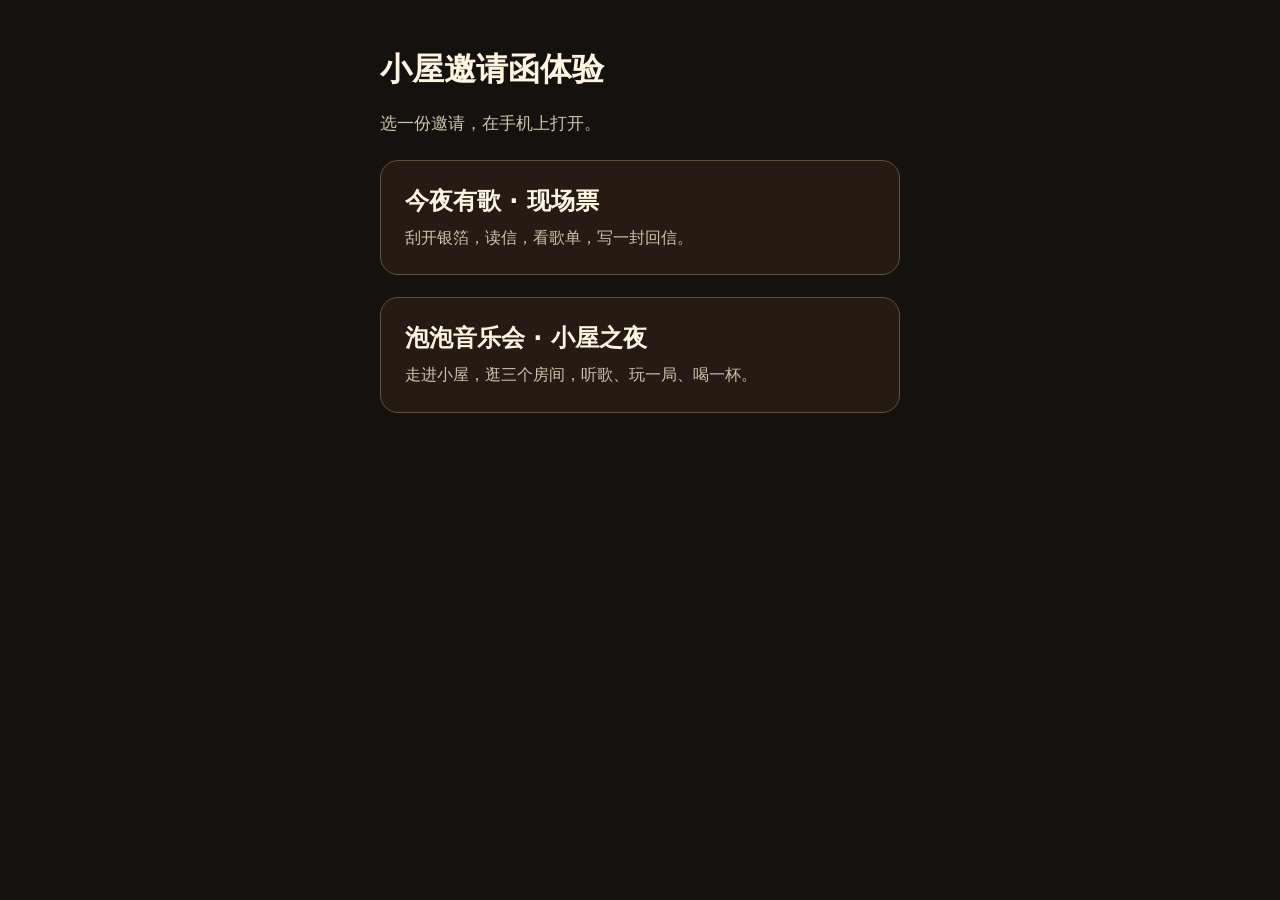
<file: index.html>
<!doctype html><html lang="zh-CN"><meta charset="utf-8">
<meta name="viewport" content="width=device-width,initial-scale=1,viewport-fit=cover">
<title>小屋邀请函体验</title><style>*{box-sizing:border-box}body{margin:0;min-height:100vh;padding:48px 24px;background:#14110e;color:#fff4df;font-family:system-ui,sans-serif}main{max-width:520px;margin:auto}h1{font-size:32px;margin:0 0 12px}p{font-size:17px;line-height:1.7;color:#d2c3aa}a{display:block;margin-top:22px;padding:24px;border-radius:18px;border:1px solid #665035;color:inherit;text-decoration:none;background:#231b14}strong{display:block;font-size:24px}span{display:block;font-size:16px;line-height:1.6;margin-top:8px;color:#d2c3aa}a:active{background:#3b2b1c}</style>
<main><h1>小屋邀请函体验</h1><p>选一份邀请，在手机上打开。</p>
<a href="ticket/"><strong>今夜有歌 · 现场票</strong><span>刮开银箔，读信，看歌单，写一封回信。</span></a>
<a href="concert/"><strong>泡泡音乐会 · 小屋之夜</strong><span>走进小屋，逛三个房间，听歌、玩一局、喝一杯。</span></a></main></html>
</file>
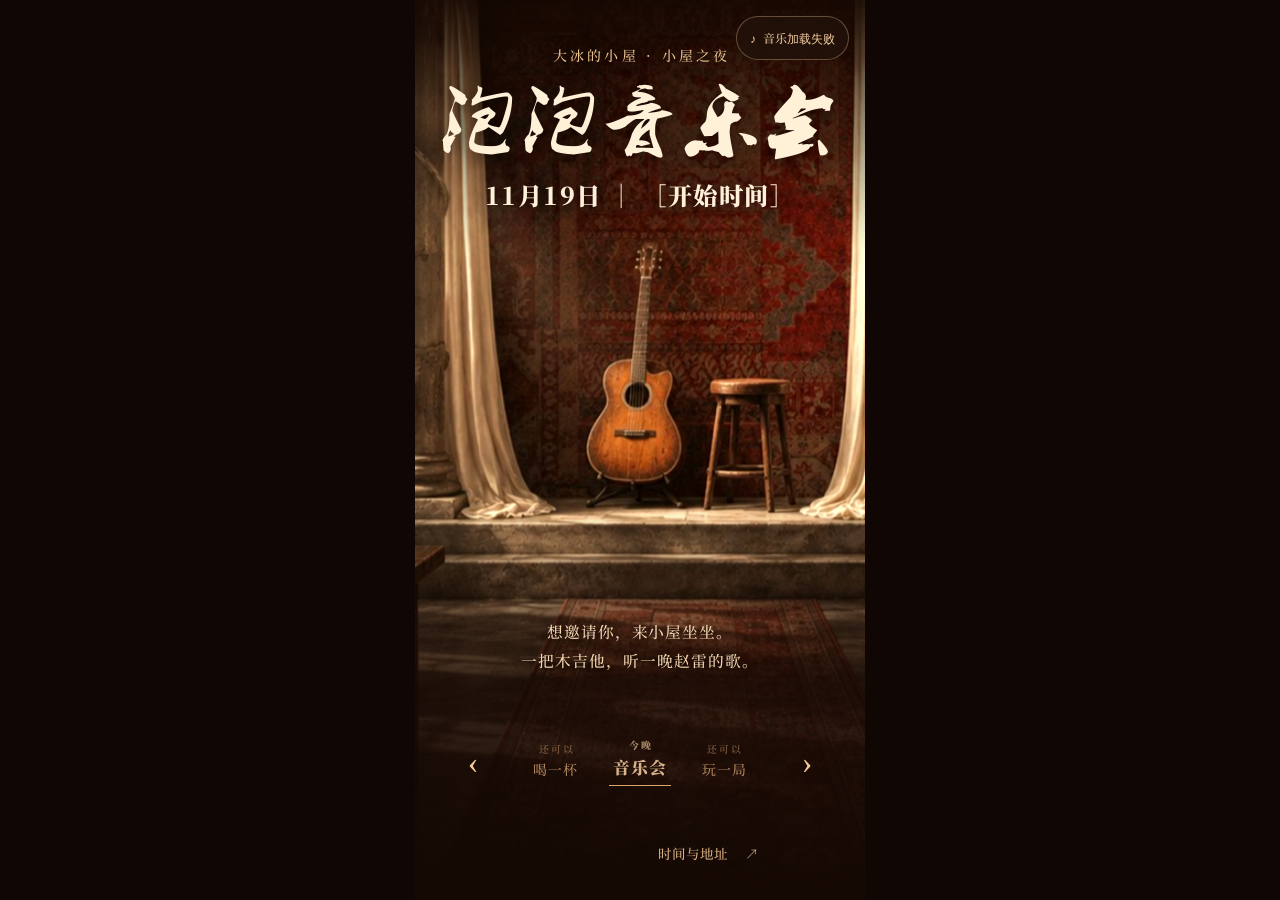
<file: concert/index.html>
<!doctype html>
<html lang="zh-CN">
<head>
<meta charset="utf-8">
<meta name="viewport" content="width=device-width,initial-scale=1,maximum-scale=1,user-scalable=no,viewport-fit=cover">
<meta name="format-detection" content="telephone=no">
<meta name="theme-color" content="#170b05">
<title>泡泡音乐会｜大冰的小屋 · 小屋之夜</title>
<link rel="preload" as="image" href="assets/room.jpg">
<link rel="preload" as="image" href="assets/collections/music.jpg">

<style>
/* 字体：思源宋体（开源，可商用）。Heavy 做标题，Medium 做正文；精简版只含页面用字，其余字回落系统宋体 */
/* 主标题：叶根友刀锋黑草（精简版只含标题用字；标题换字后需重新打包） */
@font-face{font-family:"Xiaowu Brush";font-display:swap;
  src:url("assets/fonts/YeGenYouDaoFengHeiCao.subset.woff2?v=paopao") format("woff2"),local("叶根友刀锋黑草")}
@font-face{font-family:"Xiaowu Serif";font-weight:900;font-display:swap;
  src:url("assets/fonts/SourceHanSerifCN-Heavy.subset.woff2") format("woff2")}
@font-face{font-family:"Xiaowu Serif";font-weight:500;font-display:swap;
  src:url("assets/fonts/SourceHanSerifCN-Medium.subset.woff2") format("woff2")}
:root{
  --bg:#170b05;
  --tan:#f1cda0;
  --tan-dim:rgba(241,205,160,.75);
  --tan-faint:rgba(241,205,160,.35);
  --cream:#f7e5cd;
  --amber:#f3a553;
  --red:#e5513a;
  --song:"Xiaowu Serif","Source Han Serif SC","Source Han Serif CN","Noto Serif SC","Songti SC","STSong","SimSun",serif;
  --display:"Xiaowu Brush",var(--song);
  /* 以下由脚本按屏幕尺寸写入 */
  --W:100vw; --H:100vh; --u:1vw;
  --stageH:100vh; --stageTop:0px; --zoneH:36vh;
}
*{box-sizing:border-box;margin:0;padding:0;-webkit-tap-highlight-color:transparent}
html,body{height:100%;background:#050302;overflow:hidden;overscroll-behavior:none}
body{font-family:var(--song);font-weight:500;color:var(--tan);-webkit-font-smoothing:antialiased;-webkit-user-select:none;user-select:none;touch-action:none}

.app{position:fixed;left:50%;top:0;width:var(--W);height:var(--H);transform:translateX(-50%);overflow:hidden;background:var(--bg)}
.app::after{ /* 颗粒质感 */
  content:"";position:absolute;inset:0;z-index:50;pointer-events:none;opacity:.11;mix-blend-mode:overlay;
  background-image:url("data:image/svg+xml,%3Csvg xmlns='http://www.w3.org/2000/svg' width='180' height='180'%3E%3Cfilter id='n'%3E%3CfeTurbulence type='fractalNoise' baseFrequency='.9' numOctaves='2' stitchTiles='stitch'/%3E%3C/filter%3E%3Crect width='180' height='180' filter='url(%23n)'/%3E%3C/svg%3E");
}

/* ---------- 翻页 ---------- */
.page{position:absolute;inset:0;overflow:hidden;opacity:0;visibility:hidden;transform:translateY(7%);
  transition:opacity .75s ease,transform .9s cubic-bezier(.2,.7,.2,1),visibility 0s .9s}
.page.is-prev{transform:translateY(-7%)}
.page.is-active{opacity:1;visibility:visible;transform:none;transition-delay:0s,0s,0s}
.app.no-anim .page{transition:none}

.rv{opacity:0;transform:translateY(calc(var(--u)*3));transition:opacity .5s ease,transform .5s ease}
.page.is-active .rv{opacity:1;transform:none;
  transition:opacity 1s ease calc(var(--d,0)*130ms + 350ms),transform 1.1s cubic-bezier(.2,.7,.2,1) calc(var(--d,0)*130ms + 350ms)}

/* ---------- 小屋外景（末屏） ---------- */
.stage{position:absolute;left:0;top:var(--stageTop);width:100%;height:var(--stageH);transform-origin:50% 79%;will-change:transform}
.stage img{position:absolute;left:50%;top:0;height:100%;width:auto;min-width:100%;transform:translateX(-50%);object-fit:cover;display:block;pointer-events:none}
.lantern{position:absolute;width:26%;aspect-ratio:1;border-radius:50%;transform:translate(-50%,-50%);mix-blend-mode:screen;pointer-events:none;
  background:radial-gradient(circle,rgba(255,110,80,.42) 0%,rgba(215,80,60,.16) 34%,transparent 66%);
  animation:flicker 4.2s ease-in-out infinite}
.lantern.l{left:9.7%;top:64.5%}
.lantern.r{left:90.2%;top:64.5%;animation-delay:-1.7s;animation-duration:5.1s}
@keyframes flicker{0%,100%{opacity:.45;transform:translate(-50%,-50%) scale(1)}35%{opacity:.9;transform:translate(-50%,-50%) scale(1.07)}55%{opacity:.6}75%{opacity:1;transform:translate(-50%,-50%) scale(1.03)}}

.scrim-bottom{position:absolute;left:0;right:0;bottom:0;height:20%;pointer-events:none;
  background:linear-gradient(0deg,rgba(8,7,6,.88) 0%,rgba(8,7,6,.4) 55%,rgba(8,7,6,0) 100%)}

.dust{position:absolute;inset:0;pointer-events:none;overflow:hidden}
.dust i{position:absolute;bottom:-2%;width:3px;height:3px;border-radius:50%;background:#ffd0a0;filter:blur(.6px);opacity:0;animation:rise linear infinite}
@keyframes rise{0%{transform:translate3d(0,0,0);opacity:0}12%{opacity:var(--o,.5)}80%{opacity:var(--o,.5)}100%{transform:translate3d(var(--dx,20px),calc(var(--H)*-.75),0);opacity:0}}

/* 上半部暗部的海水纹，极淡 */
.pattern{position:absolute;left:0;right:0;top:0;height:calc(var(--zoneH) + var(--u)*6);pointer-events:none;opacity:.1;mix-blend-mode:screen;
  background-image:url("data:image/svg+xml,%3Csvg xmlns='http://www.w3.org/2000/svg' width='60' height='30' viewBox='0 0 60 30'%3E%3Cdefs%3E%3Cg id='w' fill='%23000' stroke='%23d9c8a9' stroke-width='.9'%3E%3Ccircle r='29.5'/%3E%3Ccircle r='22'/%3E%3Ccircle r='14.5'/%3E%3Ccircle r='7'/%3E%3C/g%3E%3C/defs%3E%3Cuse href='%23w' x='30' y='-15'/%3E%3Cuse href='%23w' x='0' y='0'/%3E%3Cuse href='%23w' x='60' y='0'/%3E%3Cuse href='%23w' x='30' y='15'/%3E%3Cuse href='%23w' x='0' y='30'/%3E%3Cuse href='%23w' x='60' y='30'/%3E%3Cuse href='%23w' x='30' y='45'/%3E%3C/svg%3E");
  background-size:calc(var(--u)*16) calc(var(--u)*8);background-position:center top;
  -webkit-mask-image:linear-gradient(180deg,#000 0%,rgba(0,0,0,.7) 60%,transparent 100%);mask-image:linear-gradient(180deg,#000 0%,rgba(0,0,0,.7) 60%,transparent 100%)}

.orn{display:flex;align-items:center;justify-content:center;gap:calc(var(--u)*3.5);font-size:calc(var(--u)*3.4);letter-spacing:.5em;color:var(--tan-dim)}
.orn b{font-weight:500;margin-right:-.5em}
.orn::before,.orn::after{content:"";width:calc(var(--u)*11);height:1px}
.orn::before{background:linear-gradient(90deg,transparent,var(--tan-dim))}
.orn::after{background:linear-gradient(270deg,transparent,var(--tan-dim))}

.final{z-index:1}

/* ---------- 屋内：一张场景，镜头在三屏之间移动 ---------- */
.room{position:absolute;inset:0;z-index:2;overflow:hidden;background:#0d0b0a;opacity:0;visibility:hidden;pointer-events:none;
  transition:opacity .9s ease,visibility 0s .9s}
.app.in-room .room{opacity:1;visibility:visible;transition:opacity .9s ease,visibility 0s}
.room img{position:absolute;left:0;top:0;display:block;transform-origin:0 0;will-change:transform;
  transition:transform 1.7s cubic-bezier(.55,0,.15,1)}
.room::after{content:"";position:absolute;inset:0;
  background:linear-gradient(0deg,rgba(10,8,7,.97) 0%,rgba(10,8,7,.92) 30%,rgba(10,8,7,.6) 46%,rgba(10,8,7,0) 64%),
             linear-gradient(180deg,rgba(10,8,7,.55) 0%,rgba(10,8,7,0) 22%)}

.inner{z-index:3;display:flex;flex-direction:column;align-items:center;justify-content:flex-end;text-align:center;
  padding:0 calc(var(--u)*6) calc(var(--u)*17 + env(safe-area-inset-bottom))}
.h2{margin-top:calc(var(--u)*4.5);font-family:var(--display);font-size:calc(var(--u)*10.5);font-weight:400;letter-spacing:.08em;line-height:1.2;white-space:nowrap;color:#ece2d0;
  text-shadow:0 calc(var(--u)*.6) calc(var(--u)*4) rgba(0,0,0,.7)}
.body{margin-top:calc(var(--u)*4.5);font-size:calc(var(--u)*3.7);line-height:1.95;letter-spacing:.1em;color:var(--cream);text-shadow:0 1px 8px rgba(0,0,0,.8)}
/* 今晚有什么：四张卡片，围着画面里的主体排成一道弧 */
.cards{position:relative;display:flex;justify-content:center;gap:calc(var(--u)*2.4);width:100%;margin-bottom:calc(var(--u)*6)}
.card{flex:none;width:calc(var(--u)*20);padding:calc(var(--u)*1.8) calc(var(--u)*1.6) calc(var(--u)*2.2);border-radius:calc(var(--u)*3.6);
  background:linear-gradient(160deg,#f4ecdd 0%,#e6d9c2 100%);color:#2b1e15;text-decoration:none;text-align:center;
  box-shadow:0 calc(var(--u)*2.5) calc(var(--u)*6) rgba(0,0,0,.55),0 0 0 1px rgba(255,255,255,.25) inset;
  opacity:0;transform:translateY(calc(var(--u)*14)) rotate(0deg) scale(.7);
  transition:opacity .4s ease,transform .5s ease}
.page.is-active .card{opacity:1;transform:translateY(calc(var(--u)*var(--y)*-1)) rotate(var(--r)) scale(1);
  transition:opacity .7s ease calc(var(--i)*110ms + 500ms),transform 1.1s cubic-bezier(.2,1.25,.3,1) calc(var(--i)*110ms + 500ms)}
.card .pic{display:block;width:100%;aspect-ratio:1;position:relative}
.card .pic svg{width:100%;height:100%;display:block;fill:none;stroke:#3b2a1e;stroke-width:1.5;stroke-linecap:round;stroke-linejoin:round}
.card em{display:block;margin-top:calc(var(--u)*1.4);font-style:normal;font-weight:900;font-size:calc(var(--u)*3.2);letter-spacing:.06em;line-height:1.25;white-space:nowrap}
.card small{display:block;margin-top:calc(var(--u)*.5);font-size:calc(var(--u)*2.3);letter-spacing:.04em;line-height:1.3;color:rgba(43,30,21,.62);white-space:nowrap}
a.card:active{filter:brightness(.92)}
.card .go{position:absolute;right:calc(var(--u)*-1);top:calc(var(--u)*-1);width:calc(var(--u)*5);height:calc(var(--u)*5);border-radius:50%;background:#7c2a22;color:#f4ecdd;
  font-size:calc(var(--u)*2.8);line-height:calc(var(--u)*5);font-weight:900;box-shadow:0 2px 6px rgba(0,0,0,.4)}
.card{position:relative}
/* 弧形：--y 抬高（单位 u），--r 倾斜 */
.c-music .card:nth-child(1){--y:15;--r:-10deg}.c-music .card:nth-child(2){--y:1;--r:-4deg}.c-music .card:nth-child(3){--y:1;--r:4deg}.c-music .card:nth-child(4){--y:15;--r:10deg}
.c-game  .card:nth-child(1){--y:0;--r:-6deg}.c-game  .card:nth-child(2){--y:3;--r:-1deg}.c-game  .card:nth-child(3){--y:13;--r:6deg}.c-game  .card:nth-child(4){--y:30;--r:12deg}
.c-drink .card:nth-child(1){--y:30;--r:-12deg}.c-drink .card:nth-child(2){--y:13;--r:-6deg}.c-drink .card:nth-child(3){--y:3;--r:1deg}.c-drink .card:nth-child(4){--y:0;--r:6deg}
/* 唱片 */
.disc{position:absolute;inset:6%;border-radius:50%;box-shadow:0 1px 4px rgba(0,0,0,.45);
  background:radial-gradient(circle,#f4ecdd 0 4%,var(--lab) 4.5% 30%,rgba(0,0,0,0) 30.5%),
    repeating-radial-gradient(circle,rgba(255,255,255,.09) 0 .6px,rgba(255,255,255,0) .6px 2.6px),
    conic-gradient(from 20deg,#17120f,#3a322c 12%,#17120f 25%,#17120f 50%,#3a322c 62%,#17120f 75%,#17120f);
  animation:spin 9s linear infinite;animation-play-state:paused}
.page.is-active .disc{animation-play-state:running}
@keyframes spin{to{transform:rotate(360deg)}}

.foot{position:absolute;left:0;right:0;bottom:calc(var(--u)*7 + env(safe-area-inset-bottom));font-size:calc(var(--u)*2.6);letter-spacing:.5em;color:var(--tan-faint);text-align:center}

/* ---------- 末屏 ---------- */
.final-zone{position:absolute;inset:0;pointer-events:none}
.final .h1{position:absolute;left:0;right:0;text-align:center;top:calc(var(--zoneH)*.5 - var(--u)*9);font-family:var(--display);font-size:calc(var(--u)*21);font-weight:400;letter-spacing:.06em;line-height:1;color:#ece2d0;
  text-shadow:0 calc(var(--u)*.8) calc(var(--u)*3.5) rgba(0,0,0,.55)}
.info{position:absolute;left:calc(var(--u)*7);right:calc(var(--u)*7);bottom:calc(var(--u)*27 + env(safe-area-inset-bottom));pointer-events:auto;
  padding:calc(var(--u)*1) calc(var(--u)*4.5);border:1px solid var(--tan-faint);border-radius:calc(var(--u)*3.5);
  background:rgba(14,12,11,.62);-webkit-backdrop-filter:blur(10px);backdrop-filter:blur(10px)}
.info div{display:flex;align-items:baseline;gap:calc(var(--u)*3.5);padding:calc(var(--u)*3) 0;border-bottom:1px solid var(--tan-faint);text-align:left}
.info div:last-child{border-bottom:0}
.info dt{flex:none;font-size:calc(var(--u)*3);letter-spacing:.14em;color:var(--tan-dim)}
.info dd{flex:1;font-size:calc(var(--u)*3.7);letter-spacing:.03em;line-height:1.55;color:var(--cream);-webkit-user-select:text;user-select:text}
.route{position:absolute;left:50%;bottom:calc(var(--u)*9 + env(safe-area-inset-bottom));margin-left:calc(var(--u)*-26);width:calc(var(--u)*52);height:calc(var(--u)*13);
  display:flex;align-items:center;justify-content:center;gap:calc(var(--u)*2.5);
  border:1px solid var(--tan);border-radius:calc(var(--u)*7);background:rgba(16,10,6,.72);-webkit-backdrop-filter:blur(6px);backdrop-filter:blur(6px);
  color:var(--tan);text-decoration:none;font-size:calc(var(--u)*4);letter-spacing:.34em;box-shadow:0 0 calc(var(--u)*9) rgba(0,0,0,.5)}
.route:active{background:var(--tan);color:#1a110a}
.route svg{width:calc(var(--u)*4.4);height:calc(var(--u)*4.4);fill:none;stroke:currentColor;stroke-width:1.6;stroke-linecap:round;stroke-linejoin:round}

@media (prefers-reduced-motion:reduce){
  .room img{transition:none}
  .lantern,.dust i{animation:none}
}
</style>
<link rel="stylesheet" href="assets/warm-night.css?v=visit-backdrop">
</head>
<body>
<audio id="background-music" src="assets/background-music.m4a" autoplay loop preload="auto"></audio>
<button id="music-toggle" class="music-toggle" type="button" aria-label="播放背景音乐" aria-pressed="false">♪ <span>播放音乐</span></button>
<main class="app entering" id="app" data-page="0">


  <!-- 屋内场景：进来就是这里，镜头在舞台 / 吧台 / 桌边之间移动 -->
  <div class="room" id="room"><img src="assets/room.jpg" alt=""></div>

  <!-- 主页｜泡泡音乐会（舞台）；左右两侧的吧台、桌边是拓展内容 -->
  <section class="page venue" id="venue" aria-label="泡泡音乐会">
    <div class="dust"></div>
    <header class="venue-heading rv" id="venue-heading" aria-live="polite">
      <p class="venue-eyebrow" id="scene-eyebrow">大冰的小屋 · 小屋之夜</p>
      <h1 class="venue-title" id="scene-title">泡泡音乐会</h1>
      <p class="venue-sub" id="scene-sub"></p>
    </header>
    <button class="venue-hotspot hotspot-music" data-open="music" data-x=".462" data-y=".474" aria-label="点击吉他，查看今晚歌单">
      <span>今晚歌单 <b aria-hidden="true">↗</b></span>
    </button>
    <button class="venue-hotspot hotspot-games" data-open="games" data-x=".14" data-y=".568" aria-label="点击桌上的纸牌，查看桌边游戏">
      <span>看看玩什么 <b aria-hidden="true">↗</b></span>
    </button>
    <button class="venue-hotspot hotspot-drinks" data-open="drinks" data-x=".884" data-y=".446" aria-label="点击吧台酒杯，查看特调酒单">
      <span>看看酒单 <b aria-hidden="true">↗</b></span>
    </button>
    <div class="venue-scene-copy rv" style="--d:2">
      <p id="scene-description"></p>
    </div>
    <nav class="scene-controls rv" style="--d:3" aria-label="切换小屋的角落">
      <button id="scene-prev" aria-label="上一个角落">‹</button>
      <div class="scene-tabs">
        <button data-scene="0" class="tab-extra"><small>还可以</small>喝一杯</button>
        <button data-scene="1" class="tab-main" aria-current="true"><small>今晚</small>音乐会</button>
        <button data-scene="2" class="tab-extra"><small>还可以</small>玩一局</button>
      </div>
      <button id="scene-next" aria-label="下一个角落">›</button>
    </nav>
    <button class="venue-info rv" style="--d:4" id="visit-info">时间与地址 <span aria-hidden="true">↗</span></button>
  </section>

  <!-- 主题内容｜泡泡音乐会歌单 -->
  <section class="page inner collection-music" id="music">
    <button class="back-to-venue" aria-label="返回小屋"><span aria-hidden="true">‹</span> 返回小屋</button>
    <header class="collection-heading rv">
      <p>Zhao Lei · Live at the Cabin</p>
      <div class="collection-title" lang="en">Chengdu</div>
    </header>
    <figure class="collection-art rv" style="--d:1">
      <div class="collection-visual" role="img" aria-label="music" style="background-image:url('assets/collections/music-variants.jpg')"></div>
    </figure>
    <div class="cards c-music">
      <button type="button" class="card" aria-pressed="false" style="--i:0"><span class="pic" aria-hidden="true" style="--sprite-x:0.000000%;--sprite-y:0%"></span><em>成都</em><small>《无法长大》</small></button>
      <button type="button" class="card" aria-pressed="false" style="--i:1"><span class="pic" aria-hidden="true" style="--sprite-x:66.666667%;--sprite-y:0%"></span><em>南方姑娘</em><small>《赵小雷》</small></button>
      <button type="button" class="card" aria-pressed="false" style="--i:2"><span class="pic" aria-hidden="true" style="--sprite-x:100.000000%;--sprite-y:0%"></span><em>画</em><small>《赵小雷》</small></button>
      <button type="button" class="card" aria-pressed="false" style="--i:3"><span class="pic" aria-hidden="true" style="--sprite-x:33.333333%;--sprite-y:0%"></span><em>点一首</em><small>你最想听的</small></button>
    </div>
    <p class="orn rv" style="--d:0"><b>今晚歌单</b></p>
    <h2 class="h2 rv" style="--d:2">听一晚赵雷的歌</h2>
    <div class="body rv" style="--d:4">
      <p>《成都》《南方姑娘》《画》，都是会跟着哼的歌。</p>
      <p>还想听哪一首，提前告诉我们。</p>
    </div>
    <p class="foot">大冰的小屋 · 泡泡音乐会</p>
  </section>

  <!-- 拓展｜除了这场音乐会：桌边游戏 -->
  <section class="page inner collection-games" id="games">
    <button class="back-to-venue" aria-label="返回小屋"><span aria-hidden="true">‹</span> 返回小屋</button>
    <header class="collection-heading rv">
      <p>Beyond Tonight · The Table</p>
      <div class="collection-title" lang="en">Games After Dark</div>
    </header>
    <figure class="collection-art rv" style="--d:1">
      <div class="collection-visual" role="img" aria-label="games" style="background-image:url('assets/collections/games-variants.jpg')"></div>
    </figure>
    <div class="cards c-game">
      <button type="button" class="card" aria-pressed="false" style="--i:0"><span class="pic" aria-hidden="true" style="--sprite-x:0.000000%;--sprite-y:50%"></span><em>猜旋律</em><small>听前奏抢答</small></button>
      <button type="button" class="card" aria-pressed="false" style="--i:1"><span class="pic" aria-hidden="true" style="--sprite-x:33.333333%;--sprite-y:50%"></span><em>故事卡</em><small>抽一张，聊聊</small></button>
      <button type="button" class="card" aria-pressed="false" style="--i:2" data-game-url="truth-or-dare/index.html"><span class="pic" aria-hidden="true" style="--sprite-x:66.666667%;--sprite-y:50%"></span><em>真心话</em><small>大冒险</small></button>
      <button type="button" class="card" aria-pressed="false" style="--i:3" data-game-url="bluff/index.html"><span class="pic" aria-hidden="true" style="--sprite-x:100.000000%;--sprite-y:50%"></span><em>谁在吹牛</em><small>骰子局</small></button>
    </div>
    <p class="orn rv" style="--d:0"><b>桌边游戏</b></p>
    <h2 class="h2 rv" style="--d:2">平常日子玩一局</h2>
    <div class="body rv" style="--d:4">
      <p>除了这场音乐会，小屋平时也开着门。</p>
      <p>约上朋友围坐一桌，抽张牌，摇一局骰子。</p>
    </div>
    <a class="collection-action" id="game-launch" hidden>开始游戏 <span aria-hidden="true">↗</span></a>
    <p class="foot">大冰的小屋 · 不止音乐会</p>
  </section>

  <!-- 拓展｜除了听歌：吧台特调 -->
  <section class="page inner collection-drinks" id="drinks">
    <button class="back-to-venue" aria-label="返回小屋"><span aria-hidden="true">‹</span> 返回小屋</button>
    <header class="collection-heading rv">
      <p>Beyond the Music · The Bar</p>
      <div class="collection-title" lang="en">One More Sip</div>
    </header>
    <figure class="collection-art rv" style="--d:1">
      <div class="collection-visual" role="img" aria-label="drinks" style="background-image:url('assets/collections/drinks-variants.jpg')"></div>
    </figure>
    <div class="cards c-drink">
      <button type="button" class="card" aria-pressed="false" style="--i:0"><span class="pic" aria-hidden="true" style="--sprite-x:0.000000%;--sprite-y:100%"></span><em>清爽</em><small>气泡 · 薄荷</small></button>
      <button type="button" class="card" aria-pressed="false" style="--i:1"><span class="pic" aria-hidden="true" style="--sprite-x:33.333333%;--sprite-y:100%"></span><em>酸甜</em><small>莓果 · 柑橘</small></button>
      <button type="button" class="card" aria-pressed="false" style="--i:2"><span class="pic" aria-hidden="true" style="--sprite-x:66.666667%;--sprite-y:100%"></span><em>酒感浓</em><small>威士忌基底</small></button>
      <button type="button" class="card" aria-pressed="false" style="--i:3"><span class="pic" aria-hidden="true" style="--sprite-x:100.000000%;--sprite-y:100%"></span><em>无酒精</em><small>果味特调</small></button>
    </div>
    <p class="orn rv" style="--d:0"><b>吧台特调</b></p>
    <h2 class="h2 rv" style="--d:2">听歌之余喝一杯</h2>
    <div class="body rv" style="--d:4">
      <p>除了听歌，吧台整晚都开着。</p>
      <p>清爽、酸甜，或一杯无酒精特调，<br>把你的口味告诉调酒师。</p>
    </div>
    <p class="foot">大冰的小屋 · 不止音乐会</p>
  </section>

  <!-- 末屏｜赴约信息 -->
  <section class="page final" id="visit">
    <button class="back-to-venue" aria-label="返回小屋"><span aria-hidden="true">‹</span> 返回小屋</button>
    <div class="stage">
      <img src="assets/visit-backdrop.png" alt="白色帷幔与红色挂毯舞台">
    </div>
    <div class="pattern"></div>
    <div class="scrim-bottom"></div>
    <div class="final-zone">
      <h2 class="h1 rv" style="--d:1">小屋见</h2>
      <p class="final-invitation rv" style="--d:2">赵雷的歌，和一杯喜欢的味道，<br>都等你来。</p>
      <dl class="info rv" style="--d:3">
        <div><dt>活动时间</dt><dd data-f="when"></dd></div>
        <div><dt>活动地点</dt><dd data-f="place"></dd></div>
        <div><dt>门店地址</dt><dd data-f="address"></dd></div>
      </dl>
    </div>
    <a class="route rv" style="--d:6" id="route" target="_blank" rel="noopener">
      <svg viewBox="0 0 24 24"><path d="M12 21s-7-6.2-7-11.5A7 7 0 0 1 19 9.500C19 14.8 12 21 12 21Z"/><circle cx="12" cy="9.5" r="2.5"/></svg>
      查看赴约路线
    </a>
  </section>
</main>

<script>
/* ============ 活动信息：只改这里 ============ */
var CONFIG = {
  date:    '11月19日',
  time:    '［开始时间］',    // 例：'20:00'
  store:   '［门店名］',      // 例：'丽江店'
  address: '［详细地址］',
  guest:   '',                // 嘉宾姓名；也可用链接参数 ?name=张三 逐人生成
  mapUrl:  ''                 // 导航链接（高德/腾讯/百度地图分享链接）；留空则按店名在高德搜索
};
/* ========================================== */

(function(){
  var app = document.getElementById('app'),
      room = document.getElementById('room'), roomImg = room.querySelector('img'),
      pages = [].slice.call(document.querySelectorAll('.page')),
      venue = document.getElementById('venue'),
      cur = 0, busy = true, intro = true;
  var VENUE = 0, VISIT = 4;      // 1–3 是歌单 / 游戏 / 酒单
  var routes = ['venue', 'music', 'games', 'drinks', 'visit'];
  var hotspots = [].slice.call(document.querySelectorAll('.venue-hotspot'));
  var reduceMotion = window.matchMedia('(prefers-reduced-motion: reduce)').matches;
  /* 文案填充 */
  var q = new URLSearchParams(location.search);
  var guest = (q.get('name') || q.get('to') || CONFIG.guest || '你').slice(0, 12);
  var data = {
    date: CONFIG.date, time: CONFIG.time, guest: guest,
    when: CONFIG.date + ' · ' + CONFIG.time,
    place: '大冰的小屋 · ' + CONFIG.store,
    address: CONFIG.address
  };
  [].forEach.call(document.querySelectorAll('[data-f]'), function(el){ el.textContent = data[el.getAttribute('data-f')]; });
  var filled = function(v){ return v && v.indexOf('［') < 0; };
  var kw = '大冰的小屋' + (filled(CONFIG.store) ? ' ' + CONFIG.store : '');
  document.getElementById('route').href = CONFIG.mapUrl ||
    'https://uri.amap.com/search?keyword=' + encodeURIComponent(filled(CONFIG.address) ? CONFIG.address : kw);

  /* 三个角落：中间的舞台是主题（泡泡音乐会），两侧是拓展内容 */
  var scenes = [
    {key:'drinks', eyebrow:'除了听歌 · 这里还可以', title:'喝一杯', sub:'吧台整晚都开着',
     description:'歌听到一半，去吧台点一杯。\n清爽、酸甜，或者无酒精，告诉调酒师就好。', x:.884, y:.446, scale:2.1, tx:.65},
    {key:'music', eyebrow:'大冰的小屋 · 小屋之夜', title:'泡泡音乐会', sub:data.date + ' ｜ ' + data.time,
     description:'想邀请' + guest + '，来小屋坐坐。\n一把木吉他，听一晚赵雷的歌。', x:.462, y:.474, scale:2.05, tx:.5},
    {key:'games', eyebrow:'除了这场音乐会 · 小屋还可以', title:'玩一局', sub:'没有演出的晚上也热闹',
     description:'约上朋友围坐一桌，抽张牌，摇一局骰子。\n猜旋律、真心话，挑一个喜欢的开场。', x:.14, y:.568, scale:2.3, tx:.42}
  ];
  var sceneIndex = 1;
  var hotspotTimer = null;
  var suppressClickUntil = 0;
  var sceneHeading = document.getElementById('venue-heading');
  var sceneEyebrow = document.getElementById('scene-eyebrow');
  var sceneTitle = document.getElementById('scene-title');
  var sceneSub = document.getElementById('scene-sub');
  var sceneDescription = document.getElementById('scene-description');

  /* 尺寸：手机铺满，桌面端居中成手机画幅 */
  var RATIO = 2092 / 941;      // 小屋外景图 高/宽（顶部已向上补出暗部）
  var ROOM = 941 / 1672;       // 屋内图 宽/高
  var W = 0, H = 0;
  /* 屋内镜头：fx,fy 看向图上哪一点；s 放大倍数；tx,ty 把这一点放在屏幕的哪个位置 */
  function cam(drag){
    var scene = scenes[sceneIndex];
    var width = Math.max(W, H * ROOM) * (intro ? 1.45 : scene.scale); // 刚进来时站得远一点，再走近舞台
    var height = width / ROOM;
    var x = Math.min(0, Math.max(W - width, W * scene.tx - scene.x * width));
    var y = Math.min(0, Math.max(H - height, H * .46 - scene.y * height));
    x += drag || 0;
    roomImg.style.width = width + 'px';
    roomImg.style.height = height + 'px';
    roomImg.style.transform = 'translate3d(' + x + 'px,' + y + 'px,0)';
    hotspots.forEach(function(button){
      var active = button.dataset.open === scene.key;
      button.classList.toggle('is-current', active);
      button.disabled = !active;
      button.tabIndex = active ? 0 : -1;
      button.setAttribute('aria-hidden', String(!active));
      button.style.left = (x + Number(button.dataset.x) * width) + 'px';
      button.style.top = (y + Number(button.dataset.y) * height) + 'px';
    });
  }
  function setScene(index, remember){
    index = Math.max(0, Math.min(scenes.length - 1, index));
    var changed = index !== sceneIndex;
    sceneIndex = index;
    var scene = scenes[sceneIndex];
    venue.dataset.scene = scene.key;
    sceneEyebrow.textContent = scene.eyebrow;
    sceneTitle.textContent = scene.title;
    sceneSub.textContent = scene.sub;
    sceneDescription.textContent = scene.description;
    if (changed && !reduceMotion){
      [sceneHeading, sceneDescription].forEach(function(el){
        el.animate([{opacity:0, transform:'translateY(10px)'}, {opacity:1, transform:'none'}],
          {duration:620, easing:'cubic-bezier(.2,.7,.2,1)'});
      });
    }
    document.getElementById('scene-prev').disabled = sceneIndex === 0;
    document.getElementById('scene-next').disabled = sceneIndex === scenes.length - 1;
    document.querySelectorAll('[data-scene]').forEach(function(button){
      button.setAttribute('aria-current', String(Number(button.dataset.scene) === sceneIndex));
    });
    if (remember && cur === VENUE){
      history.replaceState(Object.assign({}, history.state, {sceneIndex:sceneIndex}), '', location.href);
    }
    cam();
  }
  function layout(){
    var vw = window.innerWidth, vh = window.innerHeight;
    W = vw / vh > .62 ? Math.round(vh * .5) : vw; H = vh;
    var stageH = Math.max(H, W * RATIO), top = H - stageH; // 贴底，多出的部分裁掉顶部暗区
    var s = document.documentElement.style;
    s.setProperty('--W', W + 'px'); s.setProperty('--H', H + 'px'); s.setProperty('--u', W / 100 + 'px');
    s.setProperty('--stageH', stageH + 'px'); s.setProperty('--stageTop', top + 'px');
    s.setProperty('--zoneH', (stageH * .415 + top) + 'px'); // 屋檐以上的暗部
    cam();
    document.querySelectorAll('.collection-visual').forEach(function(visual){
      var frame = visual.parentElement;
      visual.style.width = Math.min(frame.clientWidth, frame.clientHeight * 1.5) + 'px';
    });
  }
  layout();
  window.addEventListener('resize', layout);
  window.addEventListener('orientationchange', function(){ setTimeout(layout, 200); });

  /* 浮尘 */
  var dust = venue.querySelector('.dust');
  for (var i = 0; i < 12; i++){
    var d = document.createElement('i'), sz = 1.5 + Math.random() * 2.5;
    d.style.cssText = 'left:' + (Math.random() * 100) + '%;width:' + sz + 'px;height:' + sz + 'px;' +
      '--o:' + (.25 + Math.random() * .45) + ';--dx:' + (Math.random() * 60 - 30) + 'px;' +
      'animation-duration:' + (9 + Math.random() * 10) + 's;animation-delay:' + (-Math.random() * 18) + 's';
    dust.appendChild(d);
  }

  function render(){
    pages.forEach(function(p, i){
      p.classList.toggle('is-active', i === cur);
      p.classList.toggle('is-prev', i < cur);
      p.inert = i !== cur;
      p.setAttribute('aria-hidden', i !== cur ? 'true' : 'false');
    });
    app.setAttribute('data-page', cur);
    app.classList.toggle('in-room', cur === VENUE);
    cam();
  }
  function navigate(route, replace){
    var index = routes.indexOf(route);
    if (index < 0) return;
    clearTimeout(hotspotTimer);
    hotspots.forEach(function(button){ button.classList.remove('is-opening'); });
    var from = routes[cur];
    cur = index;
    history[replace ? 'replaceState' : 'pushState']({route:route, from:from, sceneIndex:sceneIndex}, '', '#view=' + route);
    render();
    busy = false;
    if (cur !== VENUE) pages[cur].querySelector('.back-to-venue').focus({preventScroll:true});
  }
  function returnToVenue(){
    if (history.state && history.state.from === 'venue'){
      history.back();
    } else {
      navigate('venue', true);
    }
  }
  window.addEventListener('popstate', function(){
    var index = routes.indexOf(location.hash.replace(/^#(?:view=)?/, ''));
    clearTimeout(hotspotTimer);
    hotspots.forEach(function(button){ button.classList.remove('is-opening'); });
    cur = index >= 0 ? index : VENUE;
    if (history.state && Number.isInteger(history.state.sceneIndex)) setScene(history.state.sceneIndex);
    busy = false;
    render();
    if (cur === VENUE) document.querySelector('.venue-hotspot.is-current').focus({preventScroll:true});
  });
  hotspots.forEach(function(button){
    button.addEventListener('click', function(){
      if (busy || Date.now() < suppressClickUntil) return;
      busy = true;
      button.classList.add('is-opening');
      hotspotTimer = setTimeout(function(){ navigate(button.dataset.open); }, reduceMotion ? 0 : 440);
    });
  });
  document.querySelectorAll('.back-to-venue').forEach(function(button){
    button.addEventListener('click', returnToVenue);
  });
  document.getElementById('visit-info').addEventListener('click', function(){ navigate('visit'); });
  document.getElementById('scene-prev').addEventListener('click', function(){ if (!busy) setScene(sceneIndex - 1, true); });
  document.getElementById('scene-next').addEventListener('click', function(){ if (!busy) setScene(sceneIndex + 1, true); });
  document.querySelectorAll('[data-scene]').forEach(function(button){
    button.addEventListener('click', function(){ if (!busy) setScene(Number(button.dataset.scene), true); });
  });

  var selections = {
    music: [
      /* 第四项：用哪张唱机图（music-variants.jpg 里的第几格；'plain' 为不带封面的唱机） */
      ['Chengdu', '成都 · 《无法长大》', '橙色吉他封面的黑胶唱片与木质唱机', 0],
      ['Southern Girl', '南方姑娘 · 《赵小雷》', '酒红玫瑰封面的黑胶唱片与木质唱机', 2],
      ['The Painting', '画 · 《赵小雷》', '星空封面的黑胶唱片与木质唱机', 3],
      ['Your Request', '点一首 · 你最想听的', '等你点歌的木质唱机', 'plain']
    ],
    games: [
      ['Name That Tune', '猜旋律 · 听前奏抢答', '复古黄铜麦克风'],
      ['A Story to Tell', '故事卡 · 抽一张，聊聊', '扇形扑克牌与皮革牌盒'],
      ['Truth or Dare', '真心话 · 大冒险', '红心和问号故事卡'],
      ['Liar’s Dice', '谁在吹牛 · 骰子局', '皮革骰盅与骰子']
    ],
    drinks: [
      ['Lemon & Mint', '清爽 · 气泡与薄荷', '薄荷柠檬高脚杯'],
      ['Dark Cherry Sour', '酸甜 · 莓果与柑橘', '樱桃酸酒高脚杯'],
      ['Amber Nights', '酒感浓 · 威士忌基底', '琥珀色酒液的浅碟高脚杯'],
      ['Pineapple Breeze', '无酒精 · 果味特调', '菠萝无酒精特调马天尼杯']
    ]
  };
  document.querySelectorAll('.cards').forEach(function(group){
    var section = group.closest('.inner');
    var cards = [].slice.call(group.querySelectorAll('.card'));
    var visual = section.querySelector('.collection-visual');
    var title = section.querySelector('.collection-title');
    var label = section.querySelector('.orn b');
    var animation = null;
    var variants = visual.style.backgroundImage;
    title.setAttribute('aria-live', 'polite');
    function select(index, animate){
      var entry = selections[section.id][index];
      cards.forEach(function(card, i){
        card.classList.toggle('is-selected', i === index);
        card.setAttribute('aria-pressed', String(i === index));
      });
      var cell = entry[3] == null ? index : entry[3];
      if (cell === 'plain'){
        visual.style.backgroundImage = "url('assets/collections/" + section.id + ".jpg')";
        visual.style.backgroundSize = '100% 100%';
        visual.style.backgroundPosition = '0 0';
      } else {
        visual.style.backgroundImage = variants;
        visual.style.backgroundSize = '';
        visual.style.backgroundPosition = (cell % 2 * 100) + '% ' + (Math.floor(cell / 2) * 100) + '%';
      }
      visual.setAttribute('aria-label', entry[2]);
      title.textContent = entry[0];
      label.textContent = entry[1];
      if (animation) animation.cancel();
      if (animate && !reduceMotion){
        animation = visual.animate([
          {opacity:.15, transform:'translateY(10px) scale(.96)'},
          {opacity:1, transform:'translateY(0) scale(1)'}
        ], {duration:420, easing:'cubic-bezier(.2,.7,.2,1)'});
      }
      if (section.id === 'games'){
        var launch = document.getElementById('game-launch');
        var url = cards[index].dataset.gameUrl;
        launch.hidden = !url;
        if (url){ launch.href = url; launch.firstChild.textContent = '开始' + cards[index].querySelector('em').textContent + ' '; }
        else launch.removeAttribute('href');
      }
    }
    group.addEventListener('click', function(event){
      var card = event.target.closest('.card');
      if (card) select(cards.indexOf(card), true);
    });
    select(0, false);
  });
  setScene(sceneIndex);

  /* 上下翻：主页 ↔ 赴约信息 */
  function go(dir){
    if (busy) return;
    if (cur === VENUE && dir > 0) return navigate('visit');
    if (cur === VISIT && dir < 0) return returnToVenue();
  }

  /* Horizontal gestures explore the venue; taps open its current object. */
  var pointerStart = null;
  app.addEventListener('pointerdown', function(event){
    if (event.button !== 0 || !event.isPrimary) return;
    pointerStart = {x:event.clientX, y:event.clientY, id:event.pointerId};
  });
  app.addEventListener('pointermove', function(event){
    if (!pointerStart || cur !== VENUE || busy) return;
    var dx = event.clientX - pointerStart.x;
    var dy = event.clientY - pointerStart.y;
    if (Math.abs(dx) > 10 && Math.abs(dx) > Math.abs(dy)){
      app.classList.add('is-dragging');
      app.setPointerCapture(event.pointerId);
      cam(dx * .18);
    }
  });
  function endDrag(event){
    if (!pointerStart) return;
    var dx = event.clientX - pointerStart.x;
    var dy = event.clientY - pointerStart.y;
    pointerStart = null;
    app.classList.remove('is-dragging');
    if (app.hasPointerCapture(event.pointerId)) app.releasePointerCapture(event.pointerId);
    if (cur === VENUE){
      cam();
      if (!busy && Math.abs(dx) > 40 && Math.abs(dx) > Math.abs(dy)){
        suppressClickUntil = Date.now() + 600;
        setScene(sceneIndex + (dx < 0 ? 1 : -1), true);
      }
    } else if (Math.abs(dy) > 40 && Math.abs(dy) > Math.abs(dx)){
      go(dy < 0 ? 1 : -1);
    }
  }
  app.addEventListener('pointerup', endDrag);
  app.addEventListener('pointercancel', function(){
    pointerStart = null; app.classList.remove('is-dragging'); cam();
  });
  var lastWheel = 0;
  window.addEventListener('wheel', function(event){
    if (busy || Date.now() - lastWheel < 900) return;
    if (cur === VENUE && Math.abs(event.deltaX) > 18){
      lastWheel = Date.now(); setScene(sceneIndex + (event.deltaX > 0 ? 1 : -1), true);
    } else if (cur !== VENUE && Math.abs(event.deltaY) > 18){
      lastWheel = Date.now(); go(event.deltaY > 0 ? 1 : -1);
    }
  }, {passive:true});
  window.addEventListener('keydown', function(event){
    if (event.key === 'Escape' && cur !== VENUE){ returnToVenue(); return; }
    if (cur === VENUE && !busy && ['ArrowLeft','ArrowRight'].indexOf(event.key) >= 0){
      event.preventDefault(); setScene(sceneIndex + (event.key === 'ArrowRight' ? 1 : -1), true); return;
    }
    if (event.target.closest('a, button, input, textarea, select')) return;
    if (['ArrowDown','PageDown',' ','Enter'].indexOf(event.key) >= 0){ event.preventDefault(); go(1); }
    if (['ArrowUp','PageUp'].indexOf(event.key) >= 0){ event.preventDefault(); go(-1); }
  });

  /* 直接进入内页，保留深链接恢复。 */
  var jump = parseInt(q.get('page'), 10);
  var routeIndex = routes.indexOf(location.hash.replace(/^#(?:view=)?/, ''));
  if (routeIndex > 0 || (jump > 0 && jump < pages.length)){
    cur = routeIndex > 0 ? routeIndex : jump;
    var matchingScene = scenes.findIndex(function(scene){ return scene.key === routes[cur]; });
    intro = false;
    setScene(matchingScene >= 0 ? matchingScene : 1);
    history.replaceState({route:routes[cur]}, '', '#view=' + routes[cur]);
    app.classList.add('no-anim');
    app.classList.remove('entering');
    render();
    void app.offsetWidth;
    app.classList.remove('no-anim');
    busy = false;
  } else {
    history.replaceState({route:'venue', sceneIndex:sceneIndex}, '', location.pathname + location.search);
    var roomReady = function(){
      if (roomReady.done) return; roomReady.done = true;
      requestAnimationFrame(function(){ requestAnimationFrame(function(){
        render();
        intro = false;
        cam();
        setTimeout(function(){ app.classList.remove('entering'); busy = false; }, reduceMotion ? 0 : 1950);
      }); });
    };
    if (roomImg.complete) roomReady();
    else {
      roomImg.addEventListener('load', roomReady);
      roomImg.addEventListener('error', roomReady);
      setTimeout(roomReady, 2500);
    }

  }
})();
</script>
<script>
(function(){
  var audio = document.getElementById('background-music');
  var button = document.getElementById('music-toggle');
  var userPaused = false;
  audio.volume = .65;
  function sync(){
    var playing = !audio.paused;
    button.setAttribute('aria-pressed', String(playing));
    button.setAttribute('aria-label', playing ? '暂停背景音乐' : '播放背景音乐');
    button.querySelector('span').textContent = playing ? '暂停音乐' : '播放音乐';
  }
  function play(){
    var pending = audio.play();
    if (pending) pending.catch(sync);
  }
  function unlock(event){
    if (button.contains(event.target) || userPaused || !audio.paused) return;
    play();
  }
  document.addEventListener('click', unlock, true);
  document.addEventListener('keydown', unlock, true);
  button.addEventListener('click', function(){
    if (audio.paused){ userPaused = false; play(); }
    else { userPaused = true; audio.pause(); }
  });
  audio.addEventListener('play', sync);
  audio.addEventListener('pause', sync);
  audio.addEventListener('error', function(){
    button.querySelector('span').textContent = '音乐加载失败';
    button.setAttribute('aria-label', '音乐加载失败，点击重试');
  });
  play();
})();
</script>
</body>
</html>
</file>
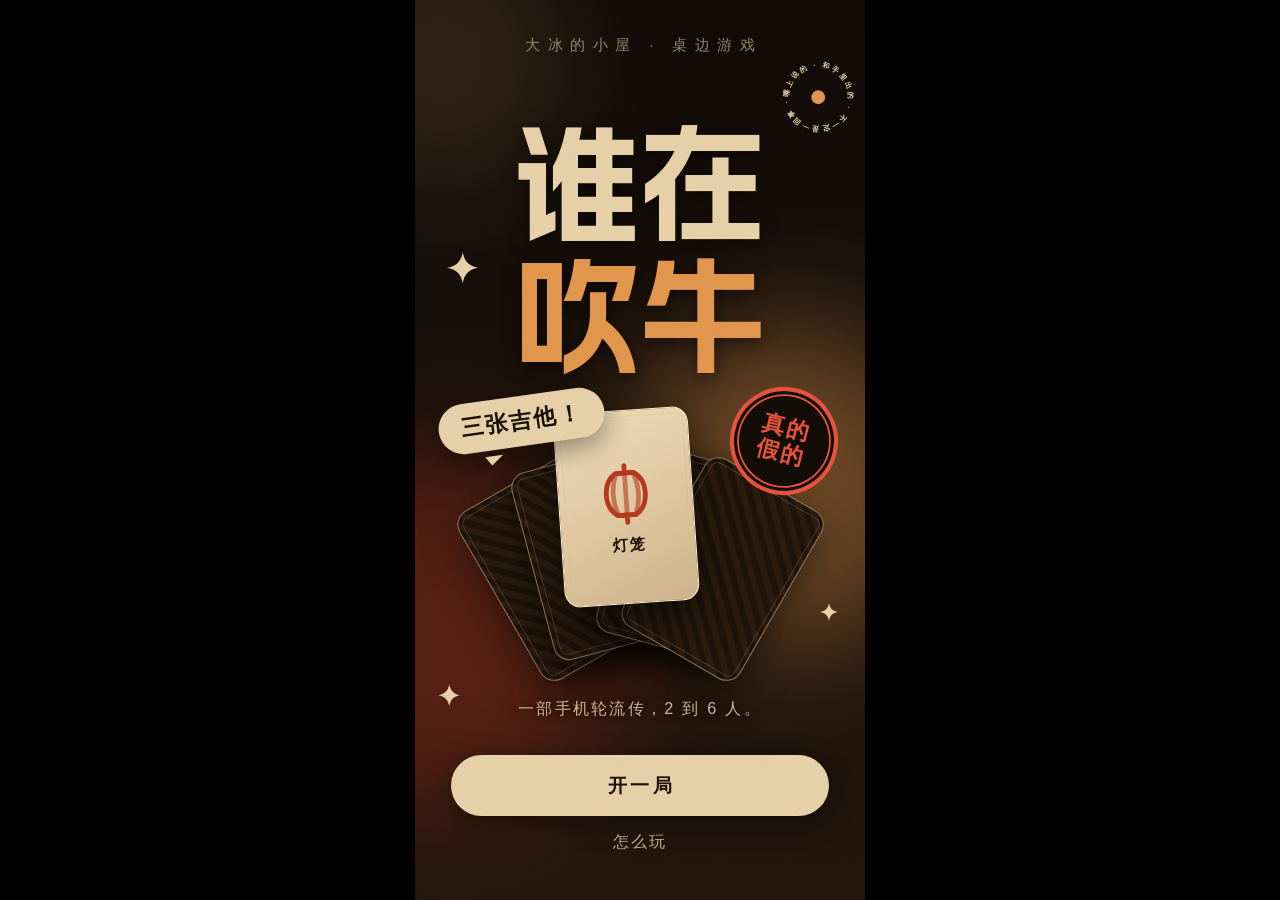
<file: concert/bluff/index.html>
<!doctype html>
<html lang="zh-CN">
<head>
<meta charset="utf-8">
<meta name="viewport" content="width=device-width,initial-scale=1,maximum-scale=1,user-scalable=no,viewport-fit=cover">
<meta name="format-detection" content="telephone=no">
<meta name="theme-color" content="#120c07">
<title>谁在吹牛｜大冰的小屋</title>
<style>
/* 标题字：阿里妈妈数黑体（只含本页固定标题用字；其余文字用系统黑体） */
@font-face{font-family:"Alimama ShuHeiTi";font-weight:700;font-display:swap;
  src:url("../assets/fonts/AlimamaShuHeiTi-Bold.bluff.woff2") format("woff2");
  unicode-range:U+30-39,U+4E00,U+4E48,U+4E86,U+4ED6,U+5165,U+5168,U+51FA,U+5230,U+5409,U+5439,U+5728,U+5B89,U+5C0F,U+5C40,U+5C4B,U+5EA7,U+5F20,U+600E,U+676F,U+684C,U+706F,U+724C,U+725B,U+73A9,U+7591,U+771F,U+7B2C,U+7B3C,U+7FFB,U+8BDD,U+8C01,U+8D28,U+8D62,U+8F6E,U+9152,U+9B3C,U+9B54,U+FF01,U+FF1F}
:root{
  --bg:#120c07; --ink:#1a0f06;
  --tan:#cdb187; --tan-dim:rgba(205,177,135,.6); --tan-faint:rgba(205,177,135,.22);
  --cream:#e6cfa6; --amber:#e0934a; --red:#e5513a; --acid:#e6cfa6;
  --sans:"PingFang SC","HarmonyOS Sans SC","MiSans","Noto Sans SC","Source Han Sans SC","Microsoft YaHei",sans-serif;
  --display:"Alimama ShuHeiTi","PingFang SC","HarmonyOS Sans SC","MiSans","Noto Sans SC","Microsoft YaHei",sans-serif;
  --u:min(1vw,.5vh,5px);
  --top:env(safe-area-inset-top); --bot:env(safe-area-inset-bottom);
}
*{box-sizing:border-box;margin:0;padding:0;-webkit-tap-highlight-color:transparent}
html,body{height:100%;background:#000;overflow:hidden;overscroll-behavior:none}
body{font-family:var(--sans);font-weight:500;color:var(--cream);-webkit-font-smoothing:antialiased;-webkit-user-select:none;user-select:none}
button,input{font:inherit;color:inherit}
button{border:0;background:none;cursor:pointer}
svg.ic{display:block;fill:none;stroke:currentColor;stroke-width:1.5;stroke-linecap:round;stroke-linejoin:round}

.app{position:fixed;left:50%;top:0;width:calc(var(--u)*100);height:100%;transform:translateX(-50%);overflow:hidden;background:var(--bg)}
.app::after{content:"";position:absolute;inset:0;z-index:60;pointer-events:none;opacity:.1;mix-blend-mode:overlay;
  background-image:url("data:image/svg+xml,%3Csvg xmlns='http://www.w3.org/2000/svg' width='180' height='180'%3E%3Cfilter id='n'%3E%3CfeTurbulence type='fractalNoise' baseFrequency='.9' numOctaves='2' stitchTiles='stitch'/%3E%3C/filter%3E%3Crect width='180' height='180' filter='url(%23n)'/%3E%3C/svg%3E")}

/* ---------- 换屏 ---------- */
.view,.step{position:absolute;inset:0;overflow:hidden;opacity:0;visibility:hidden;transform:translateY(4%);
  transition:opacity .4s ease,transform .55s cubic-bezier(.2,.7,.2,1),visibility 0s .55s}
.app[data-view=cover] .v-cover,.app[data-view=seats] .v-seats,.app[data-view=game] .v-game,
.app[data-step=handoff] .s-handoff,.app[data-step=turn] .s-turn,.app[data-step=reveal] .s-reveal,.app[data-step=penalty] .s-penalty,.app[data-step=win] .s-win{
  opacity:1;visibility:visible;transform:none;transition-delay:0s}

/* ---------- 按钮 ---------- */
.btn{display:flex;align-items:center;justify-content:center;height:calc(var(--u)*13.5);padding:0 calc(var(--u)*6);border-radius:calc(var(--u)*7);
  font-size:calc(var(--u)*4.3);font-weight:600;letter-spacing:.2em;text-indent:.2em;background:var(--cream);color:var(--ink);white-space:nowrap;
  box-shadow:0 calc(var(--u)*1.5) calc(var(--u)*6) rgba(0,0,0,.45);transition:transform .15s,opacity .3s}
.btn:active{transform:scale(.97)}
.btn[disabled]{opacity:.35;pointer-events:none}
.btn.ghost{background:rgba(16,10,6,.55);color:var(--cream);border:1px solid var(--tan-dim);font-weight:500;box-shadow:none}
.btn.red{background:var(--red);color:#fff}
.link{font-size:calc(var(--u)*3.5);letter-spacing:.14em;color:var(--tan);padding:calc(var(--u)*2.5) calc(var(--u)*3)}
.link:active{opacity:.6}
.foot{position:absolute;left:calc(var(--u)*8);right:calc(var(--u)*8);bottom:calc(var(--u)*8 + var(--bot));display:flex;gap:calc(var(--u)*3)}
.foot .btn{flex:1;min-width:0}
.foot.col{flex-direction:column;align-items:center;gap:calc(var(--u)*1)}
.foot.col .btn{width:100%;flex:none}

/* ---------- 封面：图形海报，不用照片 ---------- */
.blob{position:absolute;border-radius:50%;filter:blur(calc(var(--u)*13));pointer-events:none}
.b1{width:calc(var(--u)*72);height:calc(var(--u)*72);right:calc(var(--u)*-18);top:36%;background:#e0934a;opacity:.4}
.b2{width:calc(var(--u)*80);height:calc(var(--u)*80);left:calc(var(--u)*-32);top:50%;background:#b5361f;opacity:.36}
.b3{width:calc(var(--u)*56);height:calc(var(--u)*56);left:calc(var(--u)*-22);top:calc(var(--u)*-16);background:#7a5a36;opacity:.3}
.v-cover .shade{background:linear-gradient(180deg,rgba(0,0,0,.1) 0%,rgba(0,0,0,0) 45%,rgba(16,10,6,.92) 86%)}
.brand{position:absolute;z-index:4;left:calc(var(--u)*8);top:calc(var(--u)*8 + var(--top));font-size:calc(var(--u)*3.3);letter-spacing:.5em;color:rgba(230,207,166,.6)}
.badge{position:absolute;z-index:4;right:calc(var(--u)*5);top:calc(var(--u)*15 + var(--top));width:calc(var(--u)*25);height:calc(var(--u)*25);animation:turn 22s linear infinite}
.badge text{font:700 9.2px var(--sans);letter-spacing:.06em;fill:#e6cfa6}
.badge circle{fill:var(--amber)}
@keyframes turn{to{transform:rotate(360deg)}}
.cover-title{position:absolute;z-index:3;left:calc(var(--u)*7);right:calc(var(--u)*7);top:calc(var(--u)*27 + var(--top));white-space:nowrap;
  font-family:var(--display);font-weight:700;font-size:calc(var(--u)*26);line-height:1;color:#e6cfa6;
  text-shadow:0 calc(var(--u)*.8) calc(var(--u)*4) rgba(0,0,0,.55)}
.cover-title span{display:block}
.cover-title span+span{color:var(--amber)}
.spark{position:absolute;z-index:3;fill:#e6cfa6}
.art{position:absolute;z-index:2;left:0;right:0;top:calc(var(--u)*66 + var(--top));height:calc(var(--u)*86)}
.cover-say{position:absolute;z-index:4;left:calc(var(--u)*8);right:calc(var(--u)*8);bottom:calc(var(--u)*40 + var(--bot));text-align:center;font-size:calc(var(--u)*3.6);letter-spacing:.14em;color:rgba(230,207,166,.86);text-shadow:0 1px calc(var(--u)*2) rgba(0,0,0,.9)}
.v-cover .foot{z-index:4}
.v-cover .link{color:rgba(230,207,166,.8)}
@media (prefers-reduced-motion:reduce){.badge{animation:none}}
.fan{position:absolute;left:50%;top:calc(var(--u)*34);width:0;height:0}
.fan .pc{position:absolute;left:calc(var(--u)*-15);top:0;width:calc(var(--u)*30);height:calc(var(--u)*43);border-radius:calc(var(--u)*3.6);transform-origin:50% 135%;
  border:1px solid var(--tan-dim);background:repeating-linear-gradient(45deg,#2a1b0e 0 calc(var(--u)*1.4),#1c1209 calc(var(--u)*1.4) calc(var(--u)*2.8));box-shadow:0 calc(var(--u)*3) calc(var(--u)*9) rgba(0,0,0,.55)}
.fan .pc::before{border-color:var(--tan-faint)}
.fan .pc:nth-child(1){transform:rotate(-30deg)} .fan .pc:nth-child(2){transform:rotate(-15deg)} .fan .pc:nth-child(3){transform:rotate(0)}
.fan .pc:nth-child(4){transform:rotate(15deg)} .fan .pc:nth-child(5){transform:rotate(30deg)}
.fan .pc.up{z-index:2;background:linear-gradient(155deg,#f0dcb6,#cdb187);border-color:#fff3d6;color:#b5361f;transform:rotate(-4deg) translateY(calc(var(--u)*-9))}
.fan .pc.up svg{width:calc(var(--u)*16);height:calc(var(--u)*16);stroke-width:1.6}
.fan .pc.up b{color:#1a0f06;font-size:calc(var(--u)*3.4)}
.bubble{position:absolute;z-index:3;left:calc(var(--u)*5);top:calc(var(--u)*17);padding:calc(var(--u)*2.8) calc(var(--u)*5);border-radius:calc(var(--u)*6);transform:rotate(-8deg);
  background:var(--cream);color:#1a0f06;font:600 calc(var(--u)*5)/1.1 var(--sans);letter-spacing:.06em;box-shadow:0 calc(var(--u)*2) calc(var(--u)*6) rgba(0,0,0,.4)}
.bubble::after{content:"";position:absolute;left:calc(var(--u)*9);bottom:calc(var(--u)*-3.4);border:calc(var(--u)*2.2) solid transparent;border-top-color:var(--cream);border-bottom:0;transform:skewX(-20deg)}
.stamp{position:absolute;z-index:3;right:calc(var(--u)*6);top:calc(var(--u)*20);width:calc(var(--u)*24);height:calc(var(--u)*24);border-radius:50%;transform:rotate(14deg);
  border:calc(var(--u)*.9) solid var(--red);color:var(--red);display:flex;align-items:center;justify-content:center;text-align:center;font:800 calc(var(--u)*5)/1.15 var(--sans);letter-spacing:.08em;
  background:#120c07;box-shadow:inset 0 0 0 calc(var(--u)*.7) #120c07,inset 0 0 0 calc(var(--u)*1.1) var(--red)}

/* ---------- 入座 ---------- */
.form{display:flex;flex-direction:column;padding:calc(var(--u)*9 + var(--top)) calc(var(--u)*7) calc(var(--u)*8 + var(--bot));}
.eyebrow{font-size:calc(var(--u)*3.2);letter-spacing:.42em;color:var(--tan-dim)}
.form h2{margin-top:calc(var(--u)*2);font-family:var(--display);font-weight:700;font-size:calc(var(--u)*17);line-height:1.05}
.lead{margin-top:calc(var(--u)*3);font-size:calc(var(--u)*3.7);line-height:1.8;letter-spacing:.08em;color:rgba(230,207,166,.78)}
.field{display:flex;gap:calc(var(--u)*2.5);margin-top:calc(var(--u)*6)}
.field input{flex:1;min-width:0;height:calc(var(--u)*12.5);padding:0 calc(var(--u)*4.5);border-radius:calc(var(--u)*6.25);border:1px solid var(--tan-faint);
  background:rgba(16,10,6,.6);font-size:calc(var(--u)*4.1);letter-spacing:.06em;outline:none;-webkit-user-select:text;user-select:text}
.field input:focus{border-color:var(--amber)}
.field input::placeholder{color:rgba(230,207,166,.4)}
.field .btn{height:calc(var(--u)*12.5);font-size:calc(var(--u)*3.9);box-shadow:none}
.scroll{flex:1;min-height:0;overflow-y:auto;margin-top:calc(var(--u)*5)}
.actions{display:flex;flex-direction:column;align-items:center;gap:calc(var(--u)*1);padding-top:calc(var(--u)*4)}
.actions .btn{width:100%}
.seat{display:flex;align-items:center;gap:calc(var(--u)*3.5);padding:calc(var(--u)*3) 0;border-bottom:1px solid var(--tan-faint)}
.seat .no{flex:none;width:calc(var(--u)*7);font-family:var(--display);font-weight:700;font-size:calc(var(--u)*6);color:var(--tan-dim)}
.seat .nm{flex:1;min-width:0;font-size:calc(var(--u)*4.6);font-weight:600;letter-spacing:.08em;overflow:hidden;text-overflow:ellipsis;white-space:nowrap}
.seat .x{flex:none;width:calc(var(--u)*8);height:calc(var(--u)*8);border-radius:50%;border:1px solid var(--tan-faint);color:var(--tan);font-size:calc(var(--u)*4);line-height:1}
.empty{padding:calc(var(--u)*6) 0;font-size:calc(var(--u)*3.6);letter-spacing:.1em;color:var(--tan-dim)}

/* ---------- 牌 ---------- */
.pc{position:relative;flex:none;width:calc(var(--u)*17);height:calc(var(--u)*25);border-radius:calc(var(--u)*2.4);border:1px solid var(--tan-dim);
  background:linear-gradient(155deg,#34230f,#170e07);color:var(--cream);box-shadow:0 calc(var(--u)*1.5) calc(var(--u)*4) rgba(0,0,0,.5);
  display:flex;flex-direction:column;align-items:center;justify-content:center;gap:calc(var(--u)*1.2);transition:transform .2s,border-color .2s,box-shadow .2s}
.pc::before{content:"";position:absolute;inset:calc(var(--u)*1);border:1px solid var(--tan-faint);border-radius:calc(var(--u)*1.6);pointer-events:none}
.pc svg{width:calc(var(--u)*9);height:calc(var(--u)*9)}
.pc b{font-size:calc(var(--u)*3.2);font-weight:600;letter-spacing:.16em;text-indent:.16em}
.pc[data-t=guitar]{color:#e9c58b} .pc[data-t=glass]{color:#f0a868} .pc[data-t=lantern]{color:#ef7a62}
.pc[data-t=wild]{color:var(--ink);background:linear-gradient(155deg,#f0dcb6,#cdb187);border-color:#fff3d6}
.pc[data-t=wild]::before{border-color:rgba(16,10,6,.25)}
.pc.back{background:repeating-linear-gradient(45deg,#2a1b0e 0 calc(var(--u)*1.2),#1c1209 calc(var(--u)*1.2) calc(var(--u)*2.4));color:transparent}
.pc.back svg,.pc.back b{visibility:hidden}
.pc.big{width:calc(var(--u)*34);height:calc(var(--u)*48);border-radius:calc(var(--u)*4)}
.pc.big svg{width:calc(var(--u)*20);height:calc(var(--u)*20)}
.pc.big b{display:none}

/* ---------- 游戏底图 ---------- */
.bar{position:absolute;z-index:5;left:calc(var(--u)*7);right:calc(var(--u)*4);top:calc(var(--u)*6 + var(--top));display:flex;align-items:center;justify-content:space-between}
.round{font-family:var(--display);font-weight:700;font-size:calc(var(--u)*6.4)}
.turn{position:absolute;left:calc(var(--u)*7);right:calc(var(--u)*7);top:calc(var(--u)*21 + var(--top))}
.turn em{display:block;font-style:normal;font-family:var(--display);font-weight:700;font-size:calc(var(--u)*7);line-height:1;color:var(--tan-dim)}
.turn b{display:block;margin:calc(var(--u)*.5) 0 0 calc(var(--u)*8);font-weight:600;font-size:calc(var(--u)*12);line-height:1.15;letter-spacing:.04em;overflow:hidden;text-overflow:ellipsis;white-space:nowrap}

/* 交接屏 */
.table{position:absolute;right:calc(var(--u)*8);top:calc(var(--u)*40 + var(--top));transform:rotate(6deg)}
.table-name{position:absolute;left:calc(var(--u)*7);top:calc(var(--u)*56 + var(--top))}
.table-name small{display:block;font-size:calc(var(--u)*3.2);letter-spacing:.4em;color:var(--tan-dim)}
.table-name strong{display:block;margin-top:calc(var(--u)*1);font-family:var(--display);font-weight:700;font-size:calc(var(--u)*22);line-height:1;color:var(--cream);
  text-shadow:0 calc(var(--u)*.8) calc(var(--u)*3.5) rgba(16,10,6,.8)}                 /* 桌牌名压住牌的左沿 */
.say{position:absolute;left:calc(var(--u)*7);right:calc(var(--u)*7);top:calc(var(--u)*97 + var(--top));font-size:calc(var(--u)*4);line-height:1.7;letter-spacing:.08em;color:var(--cream)}
.say b{font-weight:600;color:var(--amber)}
.roster{position:absolute;left:calc(var(--u)*7);right:calc(var(--u)*7);top:calc(var(--u)*118 + var(--top));display:flex;flex-wrap:wrap;gap:calc(var(--u)*2)}
.chip{display:flex;align-items:center;gap:calc(var(--u)*1.6);padding:calc(var(--u)*1.3) calc(var(--u)*3);border-radius:calc(var(--u)*5);border:1px solid var(--tan-faint);
  background:rgba(16,10,6,.6);font-size:calc(var(--u)*3.4);letter-spacing:.06em;color:var(--tan)}
.chip i{font-style:normal;font-size:calc(var(--u)*3);color:var(--tan-dim)}
.chip.now{background:var(--cream);color:var(--ink);border-color:var(--cream);font-weight:600}
.chip.now i{color:rgba(16,10,6,.6)}
.chip.out{opacity:.4;text-decoration:line-through}
.pads{position:absolute;left:calc(var(--u)*7);right:calc(var(--u)*7);bottom:calc(var(--u)*27 + var(--bot));font-size:calc(var(--u)*3.1);letter-spacing:.14em;color:var(--tan-dim)}

/* 出牌屏 */
.s-turn .say{top:calc(var(--u)*46 + var(--top))}
.hand{position:absolute;left:0;right:0;top:calc(var(--u)*72 + var(--top));display:flex;justify-content:center;padding:0 calc(var(--u)*4)}
.hand .pc{margin:0 calc(var(--u)*-.6);cursor:pointer}
.hand .pc:nth-child(odd){transform:rotate(-3deg)} .hand .pc:nth-child(even){transform:rotate(2.5deg) translateY(calc(var(--u)*1.5))}
.hand .pc.sel{transform:translateY(calc(var(--u)*-6));border-color:var(--amber);box-shadow:0 0 calc(var(--u)*5) rgba(224,147,74,.7);z-index:2}
.tip{position:absolute;left:0;right:0;top:calc(var(--u)*106 + var(--top));text-align:center;font-size:calc(var(--u)*3.2);letter-spacing:.14em;color:var(--tan-dim)}
.hide{position:absolute;left:0;right:0;bottom:calc(var(--u)*23 + var(--bot));text-align:center}

/* 开牌屏 */
.verdict{position:absolute;left:calc(var(--u)*7);top:calc(var(--u)*20 + var(--top));font-family:var(--display);font-weight:700;font-size:calc(var(--u)*27);line-height:1;color:var(--red);
  text-shadow:0 calc(var(--u)*.8) calc(var(--u)*3.5) rgba(16,10,6,.8)}
.verdict.honest{color:var(--cream)}
.shown{position:absolute;left:0;right:0;top:calc(var(--u)*44 + var(--top));display:flex;justify-content:center;gap:calc(var(--u)*2.5)}
.shown .pc{width:calc(var(--u)*24);height:calc(var(--u)*35)}
.shown .pc svg{width:calc(var(--u)*13);height:calc(var(--u)*13)}
.shown .pc:nth-child(1){transform:rotate(-5deg)} .shown .pc:nth-child(2){transform:translateY(calc(var(--u)*-2))} .shown .pc:nth-child(3){transform:rotate(5deg)}
.shown .pc.bad{border-color:var(--red);box-shadow:0 0 calc(var(--u)*5) rgba(229,81,58,.6)}
.s-reveal .say{top:calc(var(--u)*88 + var(--top))}

/* 杯垫屏 */
.s-penalty .turn em{font-size:calc(var(--u)*13);color:var(--cream)}
.s-penalty .turn b{font-size:calc(var(--u)*7);margin-left:calc(var(--u)*1);color:var(--tan)}
.coasters{position:absolute;left:calc(var(--u)*9);right:calc(var(--u)*9);top:calc(var(--u)*52 + var(--top));display:grid;grid-template-columns:repeat(3,1fr);gap:calc(var(--u)*4)}
.pad{aspect-ratio:1;border-radius:50%;border:1px solid var(--tan-dim);background:radial-gradient(circle at 35% 30%,#3a2814,#1a1009 70%);
  box-shadow:0 calc(var(--u)*1.5) calc(var(--u)*4) rgba(0,0,0,.55);display:flex;align-items:center;justify-content:center;
  font-family:var(--display);font-weight:700;font-size:calc(var(--u)*6);color:transparent;transition:transform .5s,background .4s,opacity .4s}
.pad:nth-child(odd){transform:rotate(-4deg)} .pad:nth-child(3n){transform:translateY(calc(var(--u)*2))}
.pad::after{content:"";position:absolute}
.pad.open{background:rgba(16,10,6,.5);border-style:dashed;border-color:var(--tan-faint);color:var(--tan-dim);box-shadow:none;pointer-events:none}
.pad.devil{background:var(--red);border-color:#ffb3a3;color:#fff;transform:scale(1.12) rotate(-6deg);box-shadow:0 0 calc(var(--u)*8) rgba(229,81,58,.7)}
.pad.fresh{background:var(--cream);border-color:#fff;color:var(--ink);transform:scale(1.08)}
.s-penalty .say{top:calc(var(--u)*118 + var(--top));text-align:center}

/* 结果屏 */
.win-title{position:absolute;left:calc(var(--u)*7);top:calc(20% + var(--top));font-family:var(--display);font-weight:700;font-size:calc(var(--u)*30);line-height:1;color:var(--cream);
  text-shadow:0 calc(var(--u)*.8) calc(var(--u)*3.5) rgba(16,10,6,.65),0 0 calc(var(--u)*9) rgba(224,147,74,.3)}
.win-name{position:absolute;left:calc(var(--u)*9);right:calc(var(--u)*7);top:calc(20% + var(--u)*34 + var(--top));font-size:calc(var(--u)*9);font-weight:600;letter-spacing:.06em;color:var(--amber);
  text-shadow:0 1px calc(var(--u)*3) rgba(16,10,6,.9)}

/* 规则 */
.rules{position:absolute;inset:0;z-index:40;padding:calc(var(--u)*9 + var(--top)) calc(var(--u)*7) calc(var(--u)*8 + var(--bot));display:flex;flex-direction:column;
  background:rgba(16,10,6,.94);-webkit-backdrop-filter:blur(10px);backdrop-filter:blur(10px);opacity:0;visibility:hidden;transition:opacity .3s,visibility 0s .3s}
.rules.on{opacity:1;visibility:visible;transition-delay:0s}
.rules h2{font-family:var(--display);font-weight:700;font-size:calc(var(--u)*15);line-height:1.05}
.rules ol{flex:1;min-height:0;overflow-y:auto;margin-top:calc(var(--u)*5);padding-left:calc(var(--u)*5.5);font-size:calc(var(--u)*3.8);line-height:1.75;letter-spacing:.05em;color:rgba(230,207,166,.88)}
.rules li{padding:calc(var(--u)*1.6) 0 calc(var(--u)*1.6) calc(var(--u)*1)}
.rules li::marker{font-family:var(--display);color:var(--amber)}
.rules .btn{flex:none;margin-top:calc(var(--u)*4)}

.toast{position:absolute;left:50%;bottom:calc(var(--u)*32 + var(--bot));z-index:70;transform:translateX(-50%);max-width:80%;padding:calc(var(--u)*2.6) calc(var(--u)*5);
  border-radius:calc(var(--u)*6);border:1px solid var(--tan-faint);background:rgba(0,0,0,.85);font-size:calc(var(--u)*3.5);letter-spacing:.08em;text-align:center;
  opacity:0;pointer-events:none;transition:opacity .25s}
.toast.show{opacity:1}
@media (prefers-reduced-motion:reduce){.view,.step,.pad,.pc{transition-duration:.01s}}

/* ---------- 底色与居中排版（封面和内页共用） ---------- */
.app{background:linear-gradient(180deg,#0f0a06 0%,#1a110a 55%,#22150b 100%)}
.bgfx{position:absolute;inset:0;transition:opacity .6s ease}
.app:not([data-view=cover]) .bgfx{opacity:.6}
.brand{left:0;right:0;text-align:center;text-indent:.5em}
.badge{right:calc(var(--u)*2);top:calc(var(--u)*13 + var(--top));width:calc(var(--u)*17);height:calc(var(--u)*17)}
.cover-title{left:0;right:0;text-align:center}
.cover-title span+span{margin:calc(var(--u)*1.5) 0 0}
.form .eyebrow,.form h2,.form .lead,.rules .eyebrow,.rules h2{text-align:center}
.eyebrow{text-indent:.42em}
.form{background:none}
.turn{left:calc(var(--u)*6);right:calc(var(--u)*6);text-align:center}
.turn b{margin-left:0}
.cover-title{font-size:calc(var(--u)*28)}
.bubble{top:calc(var(--u)*22)}
.app[data-step=win] .bgfx{opacity:1}
.say{text-align:center}
/* 交接屏：桌牌居中，牌名压在牌的下沿 */
.table{left:50%;right:auto;margin-left:calc(var(--u)*-17);top:calc(var(--u)*50 + var(--top));transform:rotate(5deg)}
.table-name{left:0;right:0;text-align:center;top:calc(var(--u)*84 + var(--top))}
.table-name small{text-indent:.4em}
.table-name strong{font-size:calc(var(--u)*20)}
.s-handoff .say{top:calc(var(--u)*119 + var(--top))}
.s-handoff .pads{bottom:calc(var(--u)*25 + var(--bot))}
.roster{top:calc(var(--u)*140 + var(--top));justify-content:center}
.pads{text-align:center}
.shown{top:calc(var(--u)*50 + var(--top))}
.s-reveal .say{top:calc(var(--u)*94 + var(--top))}
.verdict{left:0;right:0;text-align:center}
.s-penalty .turn b{margin-left:0}
.win-title{left:0;right:0;text-align:center}
.win-name{left:calc(var(--u)*7);text-align:center}
</style>
</head>
<body>
<svg width="0" height="0" style="position:absolute" aria-hidden="true">
  <symbol id="i-guitar" viewBox="0 0 24 24"><g transform="rotate(35 12 12)"><path d="M12 11.500c-2.300 0-3.400 1.400-3.100 2.900.200.900-.100 1.400-.800 2.300-1.200 1.700-.300 4.300 3.900 4.300s5.100-2.600 3.900-4.300c-.700-.900-1-1.400-.800-2.300.300-1.500-.800-2.900-3.100-2.900Z"/><circle cx="12" cy="15.500" r="1.300"/><path d="M11.300 11.500V4.500h1.400v7M11 4.500l-.300-2.500h2.600l-.300 2.500"/></g></symbol>
  <symbol id="i-glass" viewBox="0 0 24 24"><path d="M5 5h14l-7 8.500Z"/><path d="M7 7.500h10M12 13.500V20M8 20.500h8"/><circle cx="17.500" cy="4.500" r="2"/></symbol>
  <symbol id="i-lantern" viewBox="0 0 24 24"><path d="M9 5h6M9 19h6M12 2.500V5M12 19v2.500"/><path d="M9 5C6.500 6.500 5.500 9 5.500 12s1 5.500 3.500 7h6c2.500-1.500 3.500-4 3.500-7S17.500 6.500 15 5Z"/><path d="M12 5v14M9 5.500c-.800 2-1.200 4-1.200 6.500s.400 4.500 1.200 6.500M15 5.500c.800 2 1.200 4 1.200 6.500s-.400 4.500-1.200 6.500" opacity=".6"/></symbol>
  <symbol id="i-wild" viewBox="0 0 24 24"><path d="M3 11.500C5 6.500 8 4 12 4s7 2.500 9 7.500"/><path d="M5 10.500V21M19 10.500V21M3.500 21h17"/><path d="M9 21v-7h6v7M12 14v7"/><path d="M8.500 11.500h7"/></symbol>
</svg>

<main class="app" id="app" data-view="cover" data-step="">
  <div class="bgfx" aria-hidden="true"><i class="blob b1"></i><i class="blob b2"></i><i class="blob b3"></i></div>

  <!-- 封面 -->
  <section class="view v-cover">
    <div class="shade"></div>
    <p class="brand">大冰的小屋 · 桌边游戏</p>
    <svg class="badge" viewBox="0 0 100 100" aria-hidden="true"><defs><path id="ring-path" d="M50 50m-39 0a39 39 0 1 1 78 0a39 39 0 1 1-78 0"/></defs><text><textPath href="#ring-path" textLength="240" lengthAdjust="spacing">嘴上说的 · 和手里出的 · 不一定是一回事 ·</textPath></text><circle cx="50" cy="50" r="9"/></svg>
    <h1 class="cover-title" aria-label="谁在吹牛"><span>谁在</span><span>吹牛</span></h1>
    <div class="art" aria-hidden="true">
      <div class="fan">
        <div class="pc"></div><div class="pc"></div>
        <div class="pc up" data-t="lantern"><svg class="ic" viewBox="0 0 24 24"><use href="#i-lantern"/></svg><b>灯笼</b></div>
        <div class="pc"></div><div class="pc"></div>
      </div>
      <p class="bubble">三张吉他！</p>
      <p class="stamp">真的<br>假的</p>
    </div>
    <svg class="spark" style="left:calc(var(--u)*7);top:calc(var(--u)*56 + var(--top));width:calc(var(--u)*7);height:calc(var(--u)*7)" viewBox="0 0 24 24" aria-hidden="true"><path d="M12 0c1 7 5 11 12 12-7 1-11 5-12 12-1-7-5-11-12-12 7-1 11-5 12-12Z"/></svg><svg class="spark" style="left:calc(var(--u)*5);top:calc(var(--u)*152 + var(--top));width:calc(var(--u)*5);height:calc(var(--u)*5)" viewBox="0 0 24 24" aria-hidden="true"><path d="M12 0c1 7 5 11 12 12-7 1-11 5-12 12-1-7-5-11-12-12 7-1 11-5 12-12Z"/></svg><svg class="spark" style="left:calc(var(--u)*90);top:calc(var(--u)*134 + var(--top));width:calc(var(--u)*4);height:calc(var(--u)*4)" viewBox="0 0 24 24" aria-hidden="true"><path d="M12 0c1 7 5 11 12 12-7 1-11 5-12 12-1-7-5-11-12-12 7-1 11-5 12-12Z"/></svg>
    <p class="cover-say">一部手机轮流传，2 到 6 人。</p>
    <div class="foot col">
      <button class="btn" id="goSeats">开一局</button>
      <button class="link" data-rules>怎么玩</button>
    </div>
  </section>

  <!-- 入座 -->
  <section class="view v-seats form">
    <p class="eyebrow">第一步</p>
    <h2>入座</h2>
    <p class="lead">按座位顺序写下每个人的名字，2 到 6 人。手机会按这个顺序往下传。</p>
    <div class="field">
      <input id="nameInput" type="text" maxlength="6" placeholder="名字，最多 6 个字" autocomplete="off" enterkeyhint="done">
      <button class="btn" id="addName">加入</button>
    </div>
    <div class="scroll" id="seatList"></div>
    <div class="actions">
      <button class="btn" id="seatsDone" disabled>发牌</button>
      <button class="link" data-rules>怎么玩</button>
    </div>
  </section>

  <!-- 游戏 -->
  <section class="view v-game">
    <div class="bar">
      <p class="round" id="round"></p>
      <div><button class="link" data-rules>规则</button><button class="link" id="quit">结束</button></div>
    </div>

    <!-- 交接：全桌都能看 -->
    <div class="step s-handoff">
      <p class="turn"><em>轮到</em><b id="hName"></b></p>
      <div class="table" id="hTable"></div>
      <p class="table-name"><small>本局桌牌</small><strong id="hTableName"></strong></p>
      <p class="say" id="hSay"></p>
      <div class="roster" id="roster"></div>
      <p class="pads" id="hPads"></p>
      <div class="foot"><button class="btn" id="look"></button></div>
    </div>

    <!-- 出牌：只给当前这个人看 -->
    <div class="step s-turn">
      <p class="turn"><em>轮到</em><b id="tName"></b></p>
      <p class="say" id="tSay"></p>
      <div class="hand" id="hand"></div>
      <p class="tip" id="tip"></p>
      <p class="hide"><button class="link" id="hideHand">先把牌盖起来</button></p>
      <div class="foot">
        <button class="btn red" id="call">质疑</button>
        <button class="btn" id="play" disabled>选牌</button>
      </div>
    </div>

    <!-- 开牌 -->
    <div class="step s-reveal">
      <p class="verdict" id="verdict"></p>
      <div class="shown" id="shown"></div>
      <p class="say" id="rSay"></p>
      <div class="foot"><button class="btn" id="toPenalty">去翻杯垫</button></div>
    </div>

    <!-- 翻杯垫 -->
    <div class="step s-penalty">
      <p class="turn"><em>翻一张</em><b id="pName"></b></p>
      <div class="coasters" id="coasters"></div>
      <p class="say" id="pSay"></p>
      <div class="foot"><button class="btn" id="next" disabled>下一局</button></div>
    </div>

    <!-- 结果 -->
    <div class="step s-win">
      <p class="win-title">赢了</p>
      <p class="win-name" id="wName"></p>
      <div class="foot col">
        <button class="btn" id="again">原班人马再来一局</button>
        <button class="link" id="reseat">换人</button>
      </div>
    </div>
  </section>

  <!-- 规则 -->
  <div class="rules" id="rules">
    <p class="eyebrow">规则</p>
    <h2>怎么玩</h2>
    <ol>
      <li>牌有三种：吉他、酒杯、灯笼，另有几张“小屋”是万能牌。每人发 5 张。</li>
      <li>每局随机定一种“桌牌”。轮到你时，扣着打出 1 到 3 张，默认声称“这几张都是桌牌”。可以说真话，也可以吹牛。</li>
      <li>下家可以直接跟牌，也可以喊“质疑”，翻开上家刚打的牌。</li>
      <li>翻开后只要有一张不是桌牌或小屋，出牌的人输；全是真的，质疑的人输。</li>
      <li>输的人翻一张杯垫。六张里五张“安全”，喝一口自己的酒；一张“魔鬼”，喝一杯魔鬼杯并出局。翻开的安全杯垫不盖回去，越往后越危险。</li>
      <li>有人翻到魔鬼后，杯垫重新洗。每次有人输都重新发牌、换桌牌。最后留在桌上的人赢。</li>
      <li>不想喝随时可以用无酒精饮料代替。只输赢酒水，不赌钱。</li>
    </ol>
    <button class="btn" id="closeRules">知道了</button>
  </div>

  <div class="toast" id="toast"></div>
</main>

<script>
(function () {
  var $ = function (id) { return document.getElementById(id); };
  var app = $('app');
  var KEY = 'xiaowu.bluff.v1';
  var TYPES = ['guitar', 'glass', 'lantern'];
  var NAME = { guitar: '吉他', glass: '酒杯', lantern: '灯笼', wild: '小屋' };
  var SVGNS = 'http://www.w3.org/2000/svg';

  var names = [];
  try { var saved = JSON.parse(localStorage.getItem(KEY) || 'null'); if (saved && saved.length) names = saved; } catch (e) {}
  function saveNames() { try { localStorage.setItem(KEY, JSON.stringify(names)); } catch (e) {} }

  /* G：一局游戏的全部状态 */
  var G = null, sel = [];

  /* ---------- 小工具 ---------- */
  var toastTimer;
  function toast(msg) {
    var t = $('toast'); t.textContent = msg; t.classList.add('show');
    clearTimeout(toastTimer); toastTimer = setTimeout(function () { t.classList.remove('show'); }, 2000);
  }
  function el(tag, cls, text) { var n = document.createElement(tag); if (cls) n.className = cls; if (text != null) n.textContent = text; return n; }
  function rand(n) { return Math.floor(Math.random() * n); }
  function shuffle(a) { for (var i = a.length - 1; i > 0; i--) { var j = rand(i + 1), t = a[i]; a[i] = a[j]; a[j] = t; } return a; }
  function show(view) { app.setAttribute('data-view', view); if (document.activeElement) document.activeElement.blur(); }
  function step(s) { app.setAttribute('data-step', s); }
  function card(type, cls) {
    var c = el('div', 'pc' + (cls ? ' ' + cls : '')); c.setAttribute('data-t', type);
    var svg = document.createElementNS(SVGNS, 'svg'); svg.setAttribute('class', 'ic'); svg.setAttribute('viewBox', '0 0 24 24');
    var use = document.createElementNS(SVGNS, 'use'); use.setAttribute('href', '#i-' + type);
    svg.appendChild(use); c.appendChild(svg); c.appendChild(el('b', null, NAME[type]));
    return c;
  }
  /* 往一段文字里放加粗的名字，不拼 HTML */
  function say(node, parts) {
    node.textContent = '';
    parts.forEach(function (p) { node.appendChild(typeof p === 'string' ? document.createTextNode(p) : el('b', null, p[0])); });
  }

  /* ---------- 入座 ---------- */
  function renderSeats() {
    var box = $('seatList'); box.textContent = '';
    if (!names.length) box.appendChild(el('p', 'empty', '还没有人入座。'));
    names.forEach(function (name, i) {
      var row = el('div', 'seat');
      row.appendChild(el('span', 'no', String(i + 1)));
      row.appendChild(el('span', 'nm', name));
      var x = el('button', 'x', '×'); x.setAttribute('aria-label', '移除 ' + name);
      x.onclick = function () { names.splice(i, 1); saveNames(); renderSeats(); };
      row.appendChild(x); box.appendChild(row);
    });
    $('seatsDone').disabled = names.length < 2;
    $('seatsDone').textContent = names.length < 2 ? '至少 2 个人' : '发牌';
  }
  function addName() {
    var name = String($('nameInput').value).replace(/\s+/g, ' ').trim().slice(0, 6);
    if (!name) return toast('先写个名字');
    if (names.indexOf(name) > -1) return toast('已经有同名的人了');
    if (names.length >= 6) return toast('最多 6 个人');
    names.push(name); $('nameInput').value = ''; saveNames(); renderSeats();
  }
  $('addName').onclick = addName;
  $('nameInput').onkeydown = function (e) { if (e.key === 'Enter' && !e.isComposing) addName(); };
  $('goSeats').onclick = function () { renderSeats(); show('seats'); };
  $('seatsDone').onclick = newGame;

  /* ---------- 规则 ---------- */
  [].forEach.call(document.querySelectorAll('[data-rules]'), function (b) { b.onclick = function () { $('rules').classList.add('on'); }; });
  $('closeRules').onclick = function () { $('rules').classList.remove('on'); };

  /* ---------- 一局的流程 ---------- */
  function newCoasters() {
    var devil = rand(6), a = [];
    for (var i = 0; i < 6; i++) a.push({ devil: i === devil, open: false });
    return a;
  }
  function alive() { return G.players.filter(function (p) { return p.alive; }); }
  function nextAlive(from) {
    for (var k = 1; k <= G.players.length; k++) { var i = (from + k) % G.players.length; if (G.players[i].alive) return i; }
    return -1;
  }
  /* 下一个手里还有牌的人（不含自己）；没有则 -1 */
  function nextWithCards(from) {
    for (var k = 1; k < G.players.length; k++) { var i = (from + k) % G.players.length; if (G.players[i].alive && G.players[i].hand.length) return i; }
    return -1;
  }
  function newGame() {
    G = { players: names.map(function (n) { return { name: n, alive: true, hand: [] }; }), coasters: newCoasters(), round: 0, turn: 0, table: null, last: null, res: null };
    show('game');
    deal(rand(G.players.length), null);
  }
  /* 发牌：4 人以内用 20 张（三种各 6 + 2 张小屋），5–6 人用 30 张（各 9 + 3 张小屋） */
  function deal(start, note) {
    var n = alive().length, per = n <= 4 ? 6 : 9, wilds = n <= 4 ? 2 : 3, deck = [], i;
    TYPES.forEach(function (t) { for (i = 0; i < per; i++) deck.push(t); });
    for (i = 0; i < wilds; i++) deck.push('wild');
    shuffle(deck);
    G.players.forEach(function (p) { p.hand = p.alive ? deck.splice(0, 5) : []; });
    G.table = TYPES[rand(3)]; G.last = null; G.res = null; G.round++;
    G.turn = G.players[start].alive ? start : nextAlive(start);
    G.note = note;
    handoff();
  }

  function renderRoster(box) {
    box.textContent = '';
    G.players.forEach(function (p, i) {
      var c = el('span', 'chip' + (!p.alive ? ' out' : i === G.turn ? ' now' : ''), p.name);
      if (p.alive) c.appendChild(el('i', null, p.hand.length + ' 张'));
      box.appendChild(c);
    });
  }
  function handoff() {
    var me = G.players[G.turn];
    $('round').textContent = '第' + G.round + '局';
    $('hName').textContent = me.name;
    var t = $('hTable'); t.textContent = ''; t.appendChild(card(G.table, 'big'));
    $('hTableName').textContent = NAME[G.table];
    if (G.last) say($('hSay'), [[G.players[G.last.by].name], ' 扣下 ', [G.last.cards.length + ' 张'], '，说都是' + NAME[G.table] + '。信不信，由 ', [me.name], ' 决定。']);
    else say($('hSay'), [(G.note ? G.note : '') + '新发了牌，', [me.name], ' 先出。']);
    renderRoster($('roster'));
    var left = G.coasters.filter(function (c) { return !c.open; }).length;
    $('hPads').textContent = '杯垫还剩 ' + left + ' 张没翻，其中 1 张是魔鬼';
    $('look').textContent = '我是' + me.name + '，看牌';
    sel = [];
    step('handoff');
  }
  $('look').onclick = function () { renderTurn(); step('turn'); };
  $('hideHand').onclick = function () { sel = []; step('handoff'); };

  function renderTurn() {
    var me = G.players[G.turn], solo = nextWithCards(G.turn) === -1;
    $('tName').textContent = me.name;
    if (G.last) say($('tSay'), ['桌牌是', [NAME[G.table]], '。', [G.players[G.last.by].name], ' 刚扣下 ', [G.last.cards.length + ' 张'], '。信，还是不信？']);
    else say($('tSay'), ['桌牌是', [NAME[G.table]], '。你先出，扣下 1 到 3 张。']);
    var hand = $('hand'); hand.textContent = '';
    me.hand.forEach(function (type, i) {
      var c = card(type);
      if (sel.indexOf(i) > -1) c.classList.add('sel');
      c.onclick = function () {
        if (solo) return;
        var at = sel.indexOf(i);
        if (at > -1) sel.splice(at, 1);
        else if (sel.length >= 3) return toast('一次最多出 3 张');
        else sel.push(i);
        renderTurn();
      };
      hand.appendChild(c);
    });
    $('call').style.display = G.last ? '' : 'none';
    var play = $('play');
    if (solo) {                       // 只剩自己有牌：出了也没人能质疑，只能选质疑或重发
      $('tip').textContent = '只剩你手里有牌了';
      play.disabled = false; play.textContent = '不质疑，重新发牌';
    } else {
      $('tip').textContent = '点牌选中，打出去的牌一律算作“' + NAME[G.table] + '”';
      play.disabled = !sel.length; play.textContent = sel.length ? '扣下 ' + sel.length + ' 张' : '选牌';
    }
  }
  $('play').onclick = function () {
    var me = G.players[G.turn];
    if (nextWithCards(G.turn) === -1) return deal(G.turn, '没人质疑，这局不罚。');
    if (!sel.length) return;
    var picked = sel.slice().sort(function (a, b) { return b - a; }).map(function (i) { return me.hand.splice(i, 1)[0]; });
    G.last = { by: G.turn, cards: picked };
    G.turn = nextWithCards(G.turn);
    handoff();
  };
  $('call').onclick = function () {
    if (!G.last) return;
    var lied = G.last.cards.some(function (c) { return c !== G.table && c !== 'wild'; });
    G.res = { lied: lied, loser: lied ? G.last.by : G.turn };
    var liar = G.players[G.last.by].name, doubter = G.players[G.turn].name;
    var v = $('verdict'); v.textContent = lied ? '吹牛！' : '真话！'; v.className = 'verdict' + (lied ? '' : ' honest');
    var box = $('shown'); box.textContent = '';
    G.last.cards.forEach(function (c) { box.appendChild(card(c, c !== G.table && c !== 'wild' ? 'bad' : '')); });
    if (lied) say($('rSay'), [[liar], ' 扣下的不全是' + NAME[G.table] + '，被 ', [doubter], ' 抓到了。', [liar], ' 去翻杯垫。']);
    else say($('rSay'), [[liar], ' 没吹牛。', [doubter], ' 质疑失败，去翻杯垫；', [liar], ' 还可以指定一个人陪着喝一口。']);
    step('reveal');
  };

  /* ---------- 翻杯垫 ---------- */
  $('toPenalty').onclick = function () {
    $('pName').textContent = G.players[G.res.loser].name;
    G.res.picked = false;
    renderCoasters(-1);
    var left = G.coasters.filter(function (c) { return !c.open; }).length;
    $('pSay').textContent = '还剩 ' + left + ' 张，1 张是魔鬼。点一张翻开。';
    $('next').disabled = true; $('next').textContent = '下一局';
    step('penalty');
  };
  function renderCoasters(fresh) {
    var box = $('coasters'); box.textContent = '';
    G.coasters.forEach(function (c, i) {
      var b = el('button', 'pad' + (c.open ? (c.devil ? ' devil' : i === fresh ? ' fresh' : ' open') : ''), c.open ? (c.devil ? '魔鬼' : '安全') : '');
      b.setAttribute('aria-label', c.open ? (c.devil ? '魔鬼' : '安全') : '第 ' + (i + 1) + ' 张杯垫');
      b.onclick = function () { flip(i); };
      box.appendChild(b);
    });
  }
  function flip(i) {
    var c = G.coasters[i], loser = G.players[G.res.loser];
    if (c.open || G.res.picked) return;
    G.res.picked = true; c.open = true;
    renderCoasters(i);
    if (c.devil) {
      loser.alive = false; G.res.devil = true;
      say($('pSay'), ['魔鬼！', [loser.name], ' 喝一杯魔鬼杯，出局。']);
    } else {
      say($('pSay'), ['安全。', [loser.name], ' 喝一口自己的酒，留在桌上。']);
    }
    $('next').disabled = false;
    $('next').textContent = alive().length === 1 ? '看结果' : '下一局';
  }
  $('next').onclick = function () {
    var loserIdx = G.res.loser;
    if (G.res.devil) G.coasters = newCoasters();
    var rest = alive();
    if (rest.length === 1) { $('wName').textContent = rest[0].name; return step('win'); }
    deal(loserIdx, G.res.devil ? '杯垫重新洗过，' : '');     // 输的人先出；已出局则顺延
  };

  $('again').onclick = newGame;
  $('reseat').onclick = function () { renderSeats(); show('seats'); };
  $('quit').onclick = function () { if (window.confirm('结束这一局，回到入座？')) { renderSeats(); show('seats'); } };

  /* 预览某一屏：?demo=seats | handoff | turn | reveal | penalty | win */
  var demo = new URLSearchParams(location.search).get('demo');
  if (demo) {
    saveNames = function () {};
    names = ['阿杰', '小林', '大鹏', '晓雯'];
    renderSeats();
    if (demo === 'seats') show('seats');
    else {
      newGame();
      G.table = 'guitar'; G.turn = 1; G.round = 3;
      G.players[1].hand = ['guitar', 'lantern', 'wild', 'glass', 'guitar'];
      G.players[0].hand.length = 3; G.players[3].alive = false; G.players[3].hand = [];
      G.last = { by: 0, cards: ['guitar', 'lantern'] }; G.coasters[1].open = !G.coasters[1].devil; G.coasters[4].open = !G.coasters[4].devil;
      handoff();
      if (demo === 'turn') { sel = [0, 2]; renderTurn(); step('turn'); }
      if (demo === 'reveal' || demo === 'penalty') { $('call').onclick(); }
      if (demo === 'penalty') { $('toPenalty').onclick(); flip(G.coasters.findIndex(function (c) { return !c.open && !c.devil; })); }
      if (demo === 'win') { $('wName').textContent = '小林'; step('win'); }
    }
  }
})();
</script>
</body>
</html>
</file>
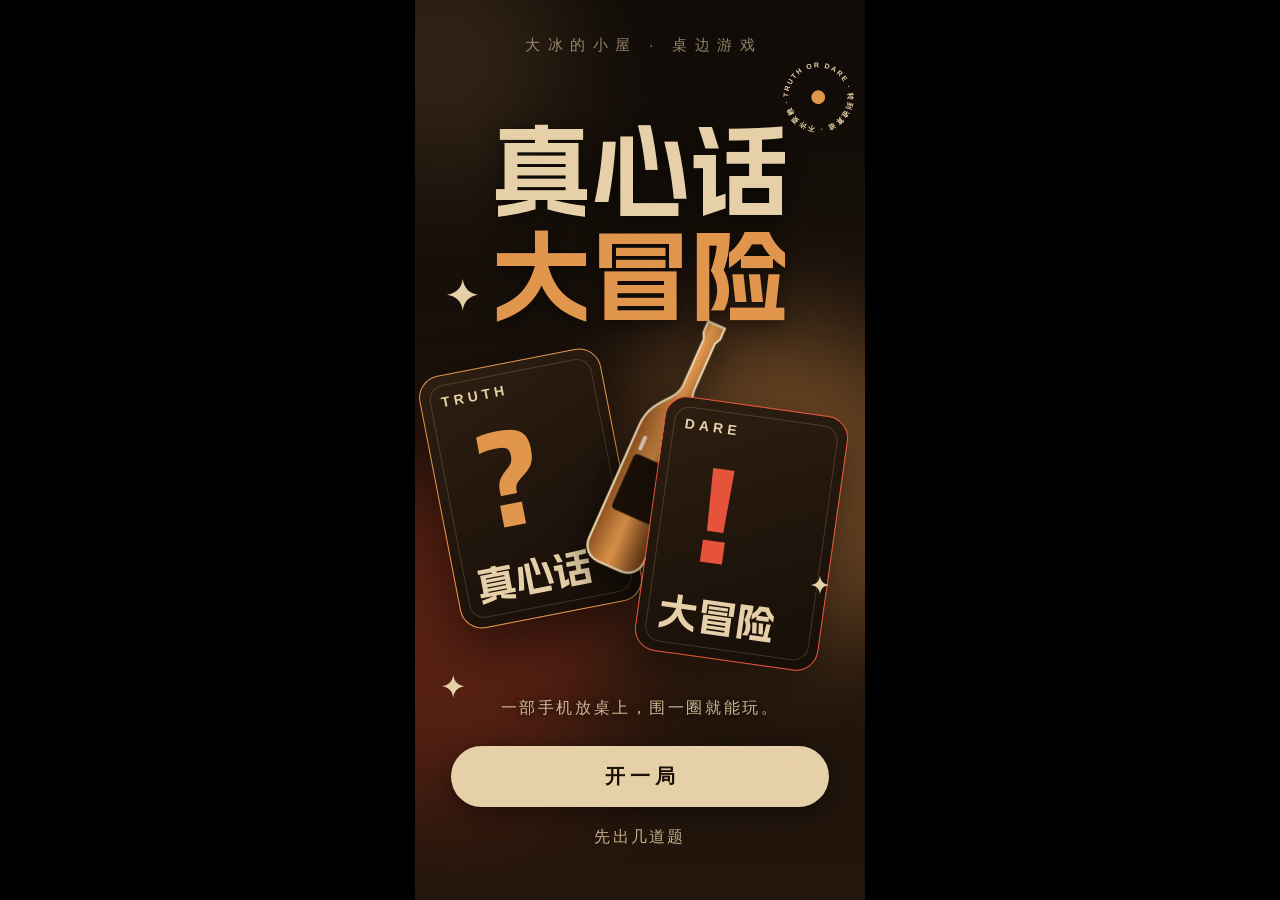
<file: concert/truth-or-dare/index.html>
<!doctype html>
<html lang="zh-CN">
<head>
<meta charset="utf-8">
<meta name="viewport" content="width=device-width,initial-scale=1,maximum-scale=1,user-scalable=no,viewport-fit=cover">
<meta name="format-detection" content="telephone=no">
<meta name="theme-color" content="#120c07">
<title>真心话大冒险｜大冰的小屋</title>
<style>
/* 标题字：阿里妈妈数黑体（只含本页固定标题用字，2.8KB；其余文字用系统黑体） */
@font-face{font-family:"Alimama ShuHeiTi";font-weight:700;font-display:swap;
  src:url("../assets/fonts/AlimamaShuHeiTi-Bold.game.woff2") format("woff2");
  unicode-range:U+30-39,U+4E00,U+5165,U+5192,U+51FA,U+5230,U+5927,U+5EA7,U+5F20,U+5FC3,U+771F,U+7B2C,U+8BDD,U+8F6E,U+9009,U+9669,U+9898,U+FF01,U+FF1F}
:root{
  --bg:#120c07; --ink:#1a0f06;
  --tan:#cdb187; --tan-dim:rgba(205,177,135,.6); --tan-faint:rgba(205,177,135,.22);
  --cream:#e6cfa6; --amber:#e0934a; --red:#e5513a; --acid:#e6cfa6;
  --sans:"PingFang SC","HarmonyOS Sans SC","MiSans","Noto Sans SC","Source Han Sans SC","Microsoft YaHei",sans-serif;
  --display:"Alimama ShuHeiTi","PingFang SC","HarmonyOS Sans SC","MiSans","Noto Sans SC","Microsoft YaHei",sans-serif;
  --u:min(1vw,.5vh,5px);            /* 版式单位：手机铺满，桌面端收成手机画幅 */
  --top:env(safe-area-inset-top); --bot:env(safe-area-inset-bottom);
}
*{box-sizing:border-box;margin:0;padding:0;-webkit-tap-highlight-color:transparent}
html,body{height:100%;background:#000;overflow:hidden;overscroll-behavior:none}
body{font-family:var(--sans);font-weight:500;color:var(--cream);-webkit-font-smoothing:antialiased;-webkit-user-select:none;user-select:none}
button,input{font:inherit;color:inherit}
button{border:0;background:none;cursor:pointer}

.app{position:fixed;left:50%;top:0;width:calc(var(--u)*100);height:100%;transform:translateX(-50%);overflow:hidden;background:var(--bg)}
.app::after{content:"";position:absolute;inset:0;z-index:60;pointer-events:none;opacity:.1;mix-blend-mode:overlay;
  background-image:url("data:image/svg+xml,%3Csvg xmlns='http://www.w3.org/2000/svg' width='180' height='180'%3E%3Cfilter id='n'%3E%3CfeTurbulence type='fractalNoise' baseFrequency='.9' numOctaves='2' stitchTiles='stitch'/%3E%3C/filter%3E%3Crect width='180' height='180' filter='url(%23n)'/%3E%3C/svg%3E")}

/* ---------- 换屏 ---------- */
.view{position:absolute;inset:0;overflow:hidden;opacity:0;visibility:hidden;transform:translateY(4%);
  transition:opacity .45s ease,transform .6s cubic-bezier(.2,.7,.2,1),visibility 0s .6s}
.app[data-view=cover] .v-cover,.app[data-view=seats] .v-seats,.app[data-view=write] .v-write,.app[data-view=play] .v-play{
  opacity:1;visibility:visible;transform:none;transition-delay:0s}


/* ---------- 通用按钮 ---------- */
.btn{display:flex;align-items:center;justify-content:center;height:calc(var(--u)*13.5);padding:0 calc(var(--u)*7);border-radius:calc(var(--u)*7);
  font-size:calc(var(--u)*4.4);font-weight:600;letter-spacing:.24em;text-indent:.24em;background:var(--cream);color:var(--ink);
  box-shadow:0 calc(var(--u)*1.5) calc(var(--u)*6) rgba(0,0,0,.45);transition:transform .15s,opacity .3s}
.btn:active{transform:scale(.97)}
.btn[disabled]{opacity:.35;pointer-events:none}
.btn.ghost{background:rgba(16,10,6,.55);color:var(--cream);border:1px solid var(--tan-dim);font-weight:500;box-shadow:none;
  -webkit-backdrop-filter:blur(6px);backdrop-filter:blur(6px)}
.link{font-size:calc(var(--u)*3.5);letter-spacing:.14em;color:var(--tan);padding:calc(var(--u)*2.5) calc(var(--u)*3)}
.link:active{opacity:.6}

/* ---------- 封面：图形海报，不用照片 ---------- */
.blob{position:absolute;border-radius:50%;filter:blur(calc(var(--u)*13));pointer-events:none}
.b1{width:calc(var(--u)*72);height:calc(var(--u)*72);right:calc(var(--u)*-18);top:36%;background:#e0934a;opacity:.42}
.b2{width:calc(var(--u)*80);height:calc(var(--u)*80);left:calc(var(--u)*-32);top:50%;background:#b5361f;opacity:.36}
.b3{width:calc(var(--u)*56);height:calc(var(--u)*56);left:calc(var(--u)*-22);top:calc(var(--u)*-16);background:#7a5a36;opacity:.3}
.v-cover .shade{background:linear-gradient(180deg,rgba(0,0,0,.1) 0%,rgba(0,0,0,0) 45%,rgba(16,10,6,.9) 86%)}
.brand{position:absolute;z-index:4;left:calc(var(--u)*8);top:calc(var(--u)*8 + var(--top));font-size:calc(var(--u)*3.3);letter-spacing:.5em;color:rgba(230,207,166,.6)}
.badge{position:absolute;z-index:4;right:calc(var(--u)*5);top:calc(var(--u)*15 + var(--top));width:calc(var(--u)*25);height:calc(var(--u)*25);animation:turn 22s linear infinite}
.badge text{font:700 9.2px var(--sans);letter-spacing:.06em;fill:#e6cfa6}
.badge circle{fill:var(--amber)}
@keyframes turn{to{transform:rotate(360deg)}}
.cover-title{position:absolute;z-index:3;left:calc(var(--u)*7);right:calc(var(--u)*7);top:calc(var(--u)*27 + var(--top));white-space:nowrap;
  font-family:var(--display);font-weight:700;font-size:calc(var(--u)*20);line-height:1;color:#e6cfa6;
  text-shadow:0 calc(var(--u)*.8) calc(var(--u)*4) rgba(0,0,0,.55)}
.cover-title span{display:block}
.cover-title span+span{color:var(--amber)}
.spark{position:absolute;z-index:3;fill:#e6cfa6}
.art{position:absolute;z-index:2;left:0;right:0;top:calc(var(--u)*66 + var(--top));height:calc(var(--u)*86)}
.cover-say{position:absolute;z-index:4;left:calc(var(--u)*8);right:calc(var(--u)*8);bottom:calc(var(--u)*40 + var(--bot));text-align:center;font-size:calc(var(--u)*3.6);letter-spacing:.14em;color:rgba(230,207,166,.86);text-shadow:0 1px calc(var(--u)*2) rgba(0,0,0,.9)}
.v-cover .foot{z-index:4}
.v-cover .link{color:rgba(230,207,166,.8)}
@media (prefers-reduced-motion:reduce){.badge{animation:none}}
.art .c{position:absolute;width:calc(var(--u)*41);height:calc(var(--u)*57);border-radius:calc(var(--u)*5);padding:calc(var(--u)*4.5);
  display:flex;flex-direction:column;justify-content:space-between;box-shadow:0 calc(var(--u)*4) calc(var(--u)*11) rgba(0,0,0,.5)}
.art .c::before{content:"";position:absolute;inset:calc(var(--u)*2);border:1.5px solid currentColor;border-radius:calc(var(--u)*3.4);opacity:.35}
.art .c{border:1px solid var(--amber);background:linear-gradient(155deg,#2c1d10,#150d07);color:var(--cream)}
.art .c strong{color:var(--amber)}
.art .c2{border-color:var(--red)} .art .c2 strong{color:var(--red)}
.art .c::before{border:1px solid var(--tan-faint);opacity:1}
.art .c1{left:calc(var(--u)*5);top:calc(var(--u)*14);transform:rotate(-11deg)}
.art .c2{right:calc(var(--u)*7);top:calc(var(--u)*24);transform:rotate(8deg)}
.art .c em{font-style:normal;font:800 calc(var(--u)*3.1)/1 var(--sans);letter-spacing:.3em}
.art .c strong{align-self:flex-end;font-family:var(--display);font-weight:700;font-size:calc(var(--u)*30);line-height:.9}
.art .c b{font-family:var(--display);font-weight:700;font-size:calc(var(--u)*8.6);line-height:1}
.art .btl{position:absolute;left:50%;top:calc(var(--u)*2);width:calc(var(--u)*20);height:calc(var(--u)*62);margin-left:calc(var(--u)*-5);transform:rotate(24deg);
  filter:drop-shadow(0 calc(var(--u)*2) calc(var(--u)*4) rgba(0,0,0,.55))}
.cover-foot{position:absolute;z-index:4;left:calc(var(--u)*8);right:calc(var(--u)*8);bottom:calc(var(--u)*9 + var(--bot));text-align:center}
.cover-foot p{font-size:calc(var(--u)*3.6);letter-spacing:.16em;color:rgba(230,207,166,.86);margin-bottom:calc(var(--u)*6);text-shadow:0 1px calc(var(--u)*2) rgba(0,0,0,.9)}
.cover-foot .btn{width:100%}
.cover-foot .link{display:inline-block;margin-top:calc(var(--u)*2)}

/* ---------- 入座 / 出题（表单屏） ---------- */
.form{display:flex;flex-direction:column;padding:calc(var(--u)*9 + var(--top)) calc(var(--u)*7) calc(var(--u)*8 + var(--bot));}
.form .eyebrow{font-size:calc(var(--u)*3.2);letter-spacing:.42em;color:var(--tan-dim)}
.form h2{margin-top:calc(var(--u)*2);font-family:var(--display);font-weight:700;font-size:calc(var(--u)*17);line-height:1.05;color:var(--cream)}
.form .lead{margin-top:calc(var(--u)*3);font-size:calc(var(--u)*3.7);line-height:1.8;letter-spacing:.08em;color:rgba(230,207,166,.78)}
.field{display:flex;gap:calc(var(--u)*2.5);margin-top:calc(var(--u)*6)}
.field input{flex:1;min-width:0;height:calc(var(--u)*12.5);padding:0 calc(var(--u)*4.5);border-radius:calc(var(--u)*6.25);border:1px solid var(--tan-faint);
  background:rgba(16,10,6,.6);font-size:calc(var(--u)*4.1);letter-spacing:.06em;outline:none;-webkit-user-select:text;user-select:text}
.field input:focus{border-color:var(--amber)}
.field input::placeholder{color:rgba(230,207,166,.4)}
.field .btn{height:calc(var(--u)*12.5);padding:0 calc(var(--u)*6);font-size:calc(var(--u)*3.9);box-shadow:none}
.scroll{flex:1;min-height:0;overflow-y:auto;margin-top:calc(var(--u)*5);-webkit-overflow-scrolling:touch}
.form .actions{display:flex;flex-direction:column;align-items:center;gap:calc(var(--u)*1);padding-top:calc(var(--u)*4)}
.form .actions .btn{width:100%}

.seat{display:flex;align-items:center;gap:calc(var(--u)*3.5);padding:calc(var(--u)*3) 0;border-bottom:1px solid var(--tan-faint)}
.seat .no{flex:none;width:calc(var(--u)*7);font-family:var(--display);font-weight:700;font-size:calc(var(--u)*6);color:var(--tan-dim)}
.seat .nm{flex:1;min-width:0;font-size:calc(var(--u)*4.6);font-weight:600;letter-spacing:.08em;overflow:hidden;text-overflow:ellipsis;white-space:nowrap}
.seat .st{flex:none;font-size:calc(var(--u)*3);letter-spacing:.08em;color:var(--tan-dim)}
.seat .x{flex:none;width:calc(var(--u)*8);height:calc(var(--u)*8);border-radius:50%;border:1px solid var(--tan-faint);color:var(--tan);font-size:calc(var(--u)*4);line-height:1}
.empty{padding:calc(var(--u)*6) 0;font-size:calc(var(--u)*3.6);letter-spacing:.1em;color:var(--tan-dim)}

.seg{display:flex;margin-top:calc(var(--u)*6);border:1px solid var(--tan-faint);border-radius:calc(var(--u)*6);overflow:hidden}
.seg button{flex:1;height:calc(var(--u)*11);font-size:calc(var(--u)*3.9);letter-spacing:.2em;color:var(--tan-dim)}
.seg button.on[data-type=truth]{background:var(--amber);color:var(--ink);font-weight:600}
.seg button.on[data-type=dare]{background:var(--red);color:#fff;font-weight:600}
.seg+.field{margin-top:calc(var(--u)*3)}
.tally{display:flex;gap:calc(var(--u)*4)}
.tally div{flex:1;padding:calc(var(--u)*4);border:1px solid var(--tan-faint);border-radius:calc(var(--u)*3.5);background:rgba(16,10,6,.45)}
.tally b{display:block;font-family:var(--display);font-size:calc(var(--u)*11);line-height:1;color:var(--amber)}
.tally div+div b{color:var(--red)}
.tally span{display:block;margin-top:calc(var(--u)*1.5);font-size:calc(var(--u)*3.1);letter-spacing:.14em;color:var(--tan-dim)}
.check{display:flex;align-items:center;gap:calc(var(--u)*3);margin-top:calc(var(--u)*5);font-size:calc(var(--u)*3.6);letter-spacing:.08em;color:var(--tan)}
.check input{width:calc(var(--u)*5);height:calc(var(--u)*5);accent-color:var(--amber)}

/* ---------- 游戏 ---------- */
.bar{position:absolute;left:calc(var(--u)*7);right:calc(var(--u)*4);top:calc(var(--u)*6 + var(--top));display:flex;align-items:center;justify-content:space-between}
.round{font-family:var(--display);font-weight:700;font-size:calc(var(--u)*6.4);color:var(--cream)}
.round small{font:500 calc(var(--u)*3.1) var(--sans);letter-spacing:.3em;color:var(--tan-dim);margin-left:calc(var(--u)*2.5)}

.ring{position:absolute;left:50%;top:calc(21% + var(--top));width:calc(var(--u)*88);height:calc(var(--u)*88);margin-left:calc(var(--u)*-44)}
.ring::before{content:"";position:absolute;inset:calc(var(--u)*13);border-radius:50%;border:1px solid var(--tan-faint);
  background:radial-gradient(circle,rgba(224,147,74,.2) 0%,rgba(224,147,74,.05) 55%,transparent 72%)}
.ring::after{content:"";position:absolute;inset:calc(var(--u)*17);border-radius:50%;border:1px dashed var(--tan-faint)}
.who{position:absolute;transform:translate(-50%,-50%);max-width:calc(var(--u)*24);padding:calc(var(--u)*1.4) calc(var(--u)*3.2);border-radius:calc(var(--u)*5);
  border:1px solid var(--tan-faint);background:rgba(16,10,6,.7);font-size:calc(var(--u)*3.6);letter-spacing:.06em;color:var(--tan);
  white-space:nowrap;overflow:hidden;text-overflow:ellipsis;transition:background .4s,color .4s,transform .4s,box-shadow .4s}
.who.on{background:var(--cream);color:var(--ink);font-weight:600;transform:translate(-50%,-50%) scale(1.18);box-shadow:0 0 calc(var(--u)*7) rgba(224,147,74,.6)}
.bottle{position:absolute;left:50%;top:50%;width:calc(var(--u)*15);height:calc(var(--u)*46);margin:calc(var(--u)*-23) 0 0 calc(var(--u)*-7.5);
  transition:transform 3.4s cubic-bezier(.12,.7,.12,1);filter:drop-shadow(0 calc(var(--u)*1.5) calc(var(--u)*3) rgba(0,0,0,.6))}
.bottle svg{display:block;width:100%;height:100%}

.prompt{position:absolute;left:0;right:0;bottom:calc(var(--u)*34 + var(--bot));text-align:center;font-size:calc(var(--u)*3.8);letter-spacing:.16em;color:rgba(230,207,166,.8)}
.spin{position:absolute;left:calc(var(--u)*8);right:calc(var(--u)*8);bottom:calc(var(--u)*15 + var(--bot))}
.note{position:absolute;left:0;right:0;bottom:calc(var(--u)*6 + var(--bot));text-align:center;font-size:calc(var(--u)*2.9);letter-spacing:.14em;color:var(--tan-dim)}

/* 选牌 / 揭晓：盖在游戏屏上的一层 */
.layer{position:absolute;inset:0;z-index:20;opacity:0;visibility:hidden;transition:opacity .4s ease,visibility 0s .4s;
  background:rgba(16,10,6,.82);-webkit-backdrop-filter:blur(8px);backdrop-filter:blur(8px)}
.app[data-step=choose] .l-choose,.app[data-step=reveal] .l-reveal{opacity:1;visibility:visible;transition-delay:0s}
.turn{position:absolute;left:calc(var(--u)*7);right:calc(var(--u)*7);top:calc(13% + var(--top))}
.turn em{display:block;font-style:normal;font-family:var(--display);font-weight:700;font-size:calc(var(--u)*9);line-height:1;color:var(--tan-dim)}
.turn b{display:block;margin:calc(var(--u)*1) 0 0 calc(var(--u)*9);font-weight:600;font-size:calc(var(--u)*14);line-height:1.15;letter-spacing:.04em;color:var(--cream);
  overflow:hidden;text-overflow:ellipsis;white-space:nowrap}
.l-reveal .turn{top:calc(7% + var(--top))}
.l-reveal .turn em{font-size:calc(var(--u)*6)} .l-reveal .turn b{font-size:calc(var(--u)*9)}

.pick{position:absolute;left:0;right:0;top:calc(38% + var(--top));height:calc(var(--u)*66)}
.pick button{position:absolute;top:0;width:calc(var(--u)*42);height:calc(var(--u)*60);border-radius:calc(var(--u)*4);border:1px solid var(--tan-dim);
  background:linear-gradient(155deg,#2c1d10,#150d07);box-shadow:0 calc(var(--u)*3) calc(var(--u)*8) rgba(0,0,0,.55);
  display:flex;flex-direction:column;align-items:flex-start;justify-content:flex-end;padding:calc(var(--u)*4.5);text-align:left;transition:transform .25s}
.pick button::before{content:"";position:absolute;inset:calc(var(--u)*2);border:1px solid var(--tan-faint);border-radius:calc(var(--u)*2.5)}
.pick button::after{content:"?";position:absolute;right:calc(var(--u)*5);top:calc(var(--u)*3);font-family:var(--display);font-size:calc(var(--u)*22);line-height:1;opacity:.9}
.pick .t{left:calc(var(--u)*7);transform:rotate(-7deg);border-color:var(--amber)}
.pick .d{right:calc(var(--u)*7);top:calc(var(--u)*6);transform:rotate(6deg);border-color:var(--red)}
.pick .t::after{color:var(--amber)} .pick .d::after{color:var(--red)}
.pick .t:active{transform:rotate(-7deg) scale(.96)} .pick .d:active{transform:rotate(6deg) scale(.96)}
.pick strong{position:relative;font-family:var(--display);font-weight:700;font-size:calc(var(--u)*9.4);line-height:1.08;color:var(--cream)}
.pick span{position:relative;margin-top:calc(var(--u)*1.5);font-size:calc(var(--u)*3);letter-spacing:.14em;color:var(--tan-dim)}
.l-choose .hintline{position:absolute;left:0;right:0;bottom:calc(var(--u)*9 + var(--bot));text-align:center;font-size:calc(var(--u)*3.4);letter-spacing:.3em;color:var(--tan-dim)}

.card{position:absolute;left:calc(var(--u)*8);right:calc(var(--u)*8);top:calc(24% + var(--top));height:calc(var(--u)*92);perspective:calc(var(--u)*260)}
.card .in{position:absolute;inset:0;transform-style:preserve-3d;transform:rotateY(180deg) rotate(3deg);transition:transform .8s cubic-bezier(.3,.9,.3,1)}
.app[data-step=reveal] .card .in{transform:rotateY(0) rotate(-2deg);transition-delay:.15s}
.face{position:absolute;inset:0;border-radius:calc(var(--u)*5);-webkit-backface-visibility:hidden;backface-visibility:hidden;
  border:1px solid var(--amber);background:linear-gradient(160deg,#33210f,#170e07);box-shadow:0 calc(var(--u)*4) calc(var(--u)*12) rgba(0,0,0,.6)}
.card.dare .face{border-color:var(--red);background:linear-gradient(160deg,#351710,#170b07)}
.face.back{transform:rotateY(180deg)}
.face.front{display:flex;flex-direction:column;padding:calc(var(--u)*7)}
.face.front::before{content:"";position:absolute;inset:calc(var(--u)*2.2);border:1px solid var(--tan-faint);border-radius:calc(var(--u)*3.2);pointer-events:none}
.tag{font-family:var(--display);font-weight:700;font-size:calc(var(--u)*11);line-height:1;color:var(--amber);margin:calc(var(--u)*-13) 0 0 calc(var(--u)*-3);
  text-shadow:0 calc(var(--u)*.8) calc(var(--u)*3) rgba(16,10,6,.8)}  /* 标签探出牌的上沿 */
.card.dare .tag{color:var(--red)}
.q{flex:1;display:flex;align-items:center;font-size:calc(var(--u)*6.4);font-weight:600;line-height:1.55;letter-spacing:.04em;color:var(--cream);overflow-wrap:anywhere}
.q.long{font-size:calc(var(--u)*5.2)}
.src{font-size:calc(var(--u)*3);letter-spacing:.2em;color:var(--tan-dim)}
.verdict{position:absolute;left:calc(var(--u)*8);right:calc(var(--u)*8);bottom:calc(var(--u)*9 + var(--bot));display:flex;gap:calc(var(--u)*3)}
.verdict .btn{flex:1;padding:0;font-size:calc(var(--u)*4);letter-spacing:.14em;text-indent:.14em}

.toast{position:absolute;left:50%;bottom:calc(var(--u)*32 + var(--bot));z-index:70;transform:translateX(-50%);max-width:80%;padding:calc(var(--u)*2.6) calc(var(--u)*5);
  border-radius:calc(var(--u)*6);border:1px solid var(--tan-faint);background:rgba(0,0,0,.82);font-size:calc(var(--u)*3.5);letter-spacing:.08em;text-align:center;
  opacity:0;pointer-events:none;transition:opacity .25s}
.toast.show{opacity:1}

@media (prefers-reduced-motion:reduce){
  .bottle{transition-duration:.6s}
  .card .in,.view{transition-duration:.01s}
}

/* ---------- 底色与居中排版（封面和内页共用） ---------- */
.app{background:linear-gradient(180deg,#0f0a06 0%,#1a110a 55%,#22150b 100%)}
.bgfx{position:absolute;inset:0;transition:opacity .6s ease}
.app:not([data-view=cover]) .bgfx{opacity:.6}
.brand{left:0;right:0;text-align:center;text-indent:.5em}
.badge{right:calc(var(--u)*2);top:calc(var(--u)*13 + var(--top));width:calc(var(--u)*17);height:calc(var(--u)*17)}
.cover-title{left:0;right:0;text-align:center}
.cover-title span+span{margin:calc(var(--u)*1.5) 0 0}
.form .eyebrow,.form h2,.form .lead,.rules .eyebrow,.rules h2{text-align:center}
.eyebrow{text-indent:.42em}
.form{background:none}
.turn{left:calc(var(--u)*6);right:calc(var(--u)*6);text-align:center}
.turn b{margin-left:0}
.cover-title{font-size:calc(var(--u)*22)}
.tag{margin:calc(var(--u)*-13) 0 0;text-align:center}
.q{justify-content:center;text-align:center}
.src{text-align:center}
</style>
</head>
<body>
<main class="app" id="app" data-view="cover" data-step="idle">
  <div class="bgfx" aria-hidden="true"><i class="blob b1"></i><i class="blob b2"></i><i class="blob b3"></i></div>

  <!-- 封面 -->
  <section class="view v-cover">
    <div class="shade"></div>
    <p class="brand">大冰的小屋 · 桌边游戏</p>
    <svg class="badge" viewBox="0 0 100 100" aria-hidden="true"><defs><path id="ring-path" d="M50 50m-39 0a39 39 0 1 1 78 0a39 39 0 1 1-78 0"/></defs><text><textPath href="#ring-path" textLength="240" lengthAdjust="spacing">TRUTH OR DARE · 转到谁算谁 · 不许耍赖 ·</textPath></text><circle cx="50" cy="50" r="9"/></svg>
    <h1 class="cover-title" aria-label="真心话大冒险"><span>真心话</span><span>大冒险</span></h1>
    <div class="art" aria-hidden="true">
      <div class="c c1"><em>TRUTH</em><strong>？</strong><b>真心话</b></div>
      <svg class="btl" viewBox="0 0 60 184"><defs><linearGradient id="cg" x1="0" x2="1"><stop offset="0" stop-color="#8a4f1f"/><stop offset=".45" stop-color="#e0934a"/><stop offset="1" stop-color="#6b3a15"/></linearGradient></defs>
        <path d="M24 4h12v8l-2 4v34c0 12 16 16 16 36v82c0 7-5 12-12 12H22c-7 0-12-5-12-12V86c0-20 16-24 16-36V16l-2-4Z" fill="url(#cg)" stroke="#e6cfa6" stroke-width="1.5" stroke-linejoin="round"/>
        <rect x="15" y="104" width="30" height="40" rx="3" fill="#1a0f06"/><path d="M17 92v8" stroke="#fff" stroke-width="2.5" stroke-linecap="round" opacity=".7"/></svg>
      <div class="c c2"><em>DARE</em><strong>！</strong><b>大冒险</b></div>
    </div>
    <svg class="spark" style="left:calc(var(--u)*7);top:calc(var(--u)*62 + var(--top));width:calc(var(--u)*7);height:calc(var(--u)*7)" viewBox="0 0 24 24" aria-hidden="true"><path d="M12 0c1 7 5 11 12 12-7 1-11 5-12 12-1-7-5-11-12-12 7-1 11-5 12-12Z"/></svg><svg class="spark" style="left:calc(var(--u)*6);top:calc(var(--u)*150 + var(--top));width:calc(var(--u)*5);height:calc(var(--u)*5)" viewBox="0 0 24 24" aria-hidden="true"><path d="M12 0c1 7 5 11 12 12-7 1-11 5-12 12-1-7-5-11-12-12 7-1 11-5 12-12Z"/></svg><svg class="spark" style="left:calc(var(--u)*88);top:calc(var(--u)*128 + var(--top));width:calc(var(--u)*4);height:calc(var(--u)*4)" viewBox="0 0 24 24" aria-hidden="true"><path d="M12 0c1 7 5 11 12 12-7 1-11 5-12 12-1-7-5-11-12-12 7-1 11-5 12-12Z"/></svg>
    <div class="cover-foot">
      <p>一部手机放桌上，围一圈就能玩。</p>
      <button class="btn" id="goSeats">开一局</button>
      <button class="link" id="goWriteFromCover">先出几道题</button>
    </div>
  </section>

  <!-- 入座 -->
  <section class="view v-seats form">
    <p class="eyebrow">第一步</p>
    <h2>入座</h2>
    <p class="lead">按座位顺序写下每个人的名字，2 到 10 人。</p>
    <div class="field">
      <input id="nameInput" type="text" maxlength="6" placeholder="名字，最多 6 个字" autocomplete="off" enterkeyhint="done">
      <button class="btn" id="addName">加入</button>
    </div>
    <div class="scroll" id="seatList"></div>
    <div class="actions">
      <button class="btn" id="seatsDone" disabled>坐好了</button>
      <button class="link" id="seatsToWrite">去出题</button>
    </div>
  </section>

  <!-- 出题 -->
  <section class="view v-write form">
    <p class="eyebrow">大家一起写</p>
    <h2>出题</h2>
    <p class="lead">写完把手机传给下一个人。题目提交后就封存，抽中才揭晓。</p>
    <div class="seg" id="seg">
      <button data-type="truth" class="on">真心话</button>
      <button data-type="dare">大冒险</button>
    </div>
    <div class="field">
      <input id="qInput" type="text" maxlength="60" placeholder="写一道题，最多 60 字" autocomplete="off" enterkeyhint="send">
      <button class="btn" id="addQ">封存</button>
    </div>
    <div class="scroll">
      <div class="tally">
        <div><b id="nTruth">0</b><span>道真心话待抽</span></div>
        <div><b id="nDare">0</b><span>道大冒险待抽</span></div>
      </div>
      <label class="check"><input type="checkbox" id="usePresets">同时混入店家准备的题</label>
      <button class="link" id="clearQ" style="padding-left:0">清空大家写的题</button>
    </div>
    <div class="actions">
      <button class="btn" id="writeDone">写好了</button>
    </div>
  </section>

  <!-- 游戏 -->
  <section class="view v-play">
    <div class="bar">
      <p class="round" id="round"></p>
      <div><button class="link" id="toSeats">换人</button><button class="link" id="toWrite">出题</button></div>
    </div>
    <div class="ring" id="ring">
      <div class="bottle" id="bottle">
        <svg viewBox="0 0 60 184" aria-hidden="true">
          <defs><linearGradient id="g" x1="0" x2="1"><stop offset="0" stop-color="#8a4f1f"/><stop offset=".45" stop-color="#e0934a"/><stop offset="1" stop-color="#6b3a15"/></linearGradient></defs>
          <path d="M24 4h12v8l-2 4v34c0 12 16 16 16 36v82c0 7-5 12-12 12H22c-7 0-12-5-12-12V86c0-20 16-24 16-36V16l-2-4Z" fill="url(#g)" stroke="#e6cfa6" stroke-width="1.5" stroke-linejoin="round"/>
          <rect x="15" y="104" width="30" height="40" rx="3" fill="#1a0f06"/>
          <path d="M17 92v58" stroke="#fff" stroke-width="2" stroke-linecap="round" opacity=".25"/>
        </svg>
      </div>
    </div>
    <p class="prompt" id="prompt">转一下瓶子，看看轮到谁</p>
    <button class="btn spin" id="spin">转瓶子</button>
    <p class="note">不想答、不想做都可以跳过，也可以用无酒精饮料代替</p>

    <!-- 选牌 -->
    <div class="layer l-choose">
      <p class="turn"><em>轮到</em><b id="turnA"></b></p>
      <div class="pick">
        <button class="t" data-type="truth"><strong>真心话</strong><span>说句实话</span></button>
        <button class="d" data-type="dare"><strong>大冒险</strong><span>做件小事</span></button>
      </div>
      <p class="hintline">选一张</p>
    </div>

    <!-- 揭晓 -->
    <div class="layer l-reveal">
      <p class="turn"><em>轮到</em><b id="turnB"></b></p>
      <div class="card" id="card">
        <div class="in">
          <div class="face back"></div>
          <div class="face front">
            <p class="tag" id="tag"></p>
            <p class="q" id="q"></p>
            <p class="src" id="src"></p>
          </div>
        </div>
      </div>
      <div class="verdict">
        <button class="btn" id="done">完成了</button>
        <button class="btn ghost" id="skip">喝一口跳过</button>
      </div>
    </div>
  </section>

  <div class="toast" id="toast"></div>
</main>

<script>
/* ============ 店家预设题：可以直接在这里增删 ============ */
var PRESETS = {
  truth: [
    '你手机里最近一次搜索的内容是什么？',
    '在座的人里，你最想和谁互换一天人生？',
    '你做过最冲动的一次消费是什么？',
    '你最近一次说谎是为了什么？',
    '说一个你一直没改掉的小毛病。',
    '你上一次哭是因为什么？',
    '你最想删掉的一条朋友圈是什么内容？',
    '你对在座某个人的第一印象是什么？',
    '你最怕别人知道的一个爱好是什么？',
    '如果明天不用上班，你最想做什么？',
    '你收到过最奇怪的礼物是什么？',
    '说一件你小时候干过的糗事。',
    '你最近一次熬夜是在干什么？',
    '你觉得自己最被低估的优点是什么？',
    '有没有一首歌，一听就会想起某个人？'
  ],
  dare: [
    '用方言向全桌做一次自我介绍。',
    '模仿在座的一个人，让大家猜是谁。',
    '和左手边的人碰杯，并说一句夸奖。',
    '用播音腔念出酒单上的三款酒。',
    '闭眼原地转三圈，然后走直线回到座位。',
    '给通讯录里第五个人发一句“在吗”，把回复念出来。',
    '保持一个搞怪表情，直到下一题被抽出。',
    '唱一句你最近单曲循环的歌。',
    '用三个词形容右手边的人。',
    '向全桌表演十秒钟的无实物表演。',
    '把你的手机壁纸给大家看。',
    '下一轮开始前，每句话都要以“报告”开头。',
    '用最深情的语气读一遍桌上的小食名字。',
    '和对面的人对视十秒，先笑的人喝一口。',
    '给大家讲一个冷笑话，没人笑就自己喝一口。'
  ]
};
/* ====================================================== */

(function () {
  var $ = function (id) { return document.getElementById(id); };
  var app = $('app');
  var TYPE = { truth: '真心话', dare: '大冒险' };
  var KEY = 'xiaowu.tod.v1';

  /* ---------- 存档（存不了也能照常玩） ---------- */
  var S = { players: [], custom: [], usedPresets: { truth: [], dare: [] }, usePresets: true, stats: {}, round: 0 };
  try {
    var saved = JSON.parse(localStorage.getItem(KEY) || 'null');
    if (saved && saved.players) for (var k in S) if (saved[k] != null) S[k] = saved[k];
  } catch (e) {}
  function save() { try { localStorage.setItem(KEY, JSON.stringify(S)); } catch (e) {} }

  var rot = 0, last = -1, busy = false, current = null, addType = 'truth', started = false;

  /* ---------- 小工具 ---------- */
  var toastTimer;
  function toast(msg) {
    var t = $('toast'); t.textContent = msg; t.classList.add('show');
    clearTimeout(toastTimer); toastTimer = setTimeout(function () { t.classList.remove('show'); }, 2000);
  }
  function el(tag, cls, text) { var n = document.createElement(tag); if (cls) n.className = cls; if (text != null) n.textContent = text; return n; }
  function rand(n) { return Math.floor(Math.random() * n); }
  function clean(s, max) { return String(s).replace(/\s+/g, ' ').trim().slice(0, max); }
  function show(view) { app.setAttribute('data-view', view); if (document.activeElement) document.activeElement.blur(); }
  function step(s) { app.setAttribute('data-step', s); }

  /* ---------- 入座 ---------- */
  function renderSeats() {
    var box = $('seatList'); box.textContent = '';
    if (!S.players.length) box.appendChild(el('p', 'empty', '还没有人入座。'));
    S.players.forEach(function (name, i) {
      var row = el('div', 'seat');
      row.appendChild(el('span', 'no', String(i + 1)));
      row.appendChild(el('span', 'nm', name));
      var st = S.stats[name];
      if (st && (st.done || st.skip)) row.appendChild(el('span', 'st', '完成 ' + st.done + ' · 跳过 ' + st.skip));
      var x = el('button', 'x', '×'); x.setAttribute('aria-label', '移除 ' + name);
      x.onclick = function () { S.players.splice(i, 1); last = -1; save(); renderSeats(); };
      row.appendChild(x);
      box.appendChild(row);
    });
    $('seatsDone').disabled = S.players.length < 2;
    $('seatsDone').textContent = S.players.length < 2 ? '至少 2 个人' : (started ? '回到游戏' : '坐好了');
  }
  function addName() {
    var name = clean($('nameInput').value, 6);
    if (!name) return toast('先写个名字');
    if (S.players.indexOf(name) > -1) return toast('已经有同名的人了');
    if (S.players.length >= 10) return toast('最多 10 个人');
    S.players.push(name); $('nameInput').value = ''; save(); renderSeats();
  }
  $('addName').onclick = addName;
  $('nameInput').onkeydown = function (e) { if (e.key === 'Enter' && !e.isComposing) addName(); };
  $('seatsDone').onclick = function () { enterPlay(); };
  $('seatsToWrite').onclick = function () { openWrite('seats'); };

  /* ---------- 出题 ---------- */
  var writeBack = 'cover';
  function left(type) {
    var n = S.custom.filter(function (q) { return q.type === type && !q.used; }).length;
    if (S.usePresets) n += PRESETS[type].length - S.usedPresets[type].length;
    return n;
  }
  function renderWrite() {
    $('nTruth').textContent = left('truth'); $('nDare').textContent = left('dare');
    $('usePresets').checked = S.usePresets;
    $('writeDone').textContent = writeBack === 'play' ? '回到游戏' : (writeBack === 'seats' ? '写好了，回去入座' : '写好了，去入座');
  }
  function openWrite(from) { writeBack = from; renderWrite(); show('write'); }
  function addQ() {
    var text = clean($('qInput').value, 60);
    if (!text) return toast('先写点什么');
    if (S.custom.some(function (q) { return q.type === addType && q.text === text; })) return toast('这道题已经有人写过了');
    if (S.custom.length >= 200) return toast('题库满了');
    S.custom.push({ type: addType, text: text, used: false });
    $('qInput').value = ''; save(); renderWrite(); toast('已封存，传给下一个人');
  }
  $('addQ').onclick = addQ;
  $('qInput').onkeydown = function (e) { if (e.key === 'Enter' && !e.isComposing) addQ(); };
  $('seg').onclick = function (e) {
    var b = e.target.closest('button'); if (!b) return;
    addType = b.getAttribute('data-type');
    [].forEach.call(this.children, function (x) { x.classList.toggle('on', x === b); });
  };
  $('usePresets').onchange = function () { S.usePresets = this.checked; save(); renderWrite(); };
  $('clearQ').onclick = function () {
    if (!S.custom.length) return toast('还没有人写题');
    if (window.confirm('清空大家写的 ' + S.custom.length + ' 道题？')) { S.custom = []; save(); renderWrite(); }
  };
  $('writeDone').onclick = function () {
    if (writeBack === 'play') return show('play');
    renderSeats(); show('seats');
  };

  /* ---------- 游戏 ---------- */
  function renderRing() {
    var ring = $('ring');
    [].slice.call(ring.querySelectorAll('.who')).forEach(function (n) { ring.removeChild(n); });
    var n = S.players.length;
    S.players.forEach(function (name, i) {
      var a = i / n * Math.PI * 2;                     // 0 在正上方，顺时针排座
      var w = el('span', 'who', name);
      w.style.left = (50 + 44 * Math.sin(a)) + '%';
      w.style.top = (50 - 44 * Math.cos(a)) + '%';
      ring.appendChild(w);
    });
  }
  function renderRound() {
    var r = $('round'); r.textContent = '第' + (S.round + 1) + '轮';
    r.appendChild(el('small', null, S.players.length + ' 人'));
  }
  function enterPlay() {
    started = true; last = -1; current = null;
    renderRing(); renderRound(); step('idle');
    $('prompt').textContent = '转一下瓶子，看看轮到谁';
    show('play');
  }
  $('toSeats').onclick = function () { if (!busy) { renderSeats(); show('seats'); } };
  $('toWrite').onclick = function () { if (!busy) openWrite('play'); };

  function spin() {
    if (busy) return;
    var n = S.players.length; if (n < 2) return;
    busy = true;
    var idx; do { idx = rand(n); } while (idx === last);
    last = idx;
    var whos = $('ring').querySelectorAll('.who');
    [].forEach.call(whos, function (w) { w.classList.remove('on'); });
    $('prompt').textContent = '……';
    var target = idx / n * 360, cur = ((rot % 360) + 360) % 360;
    rot += 360 * (4 + rand(2)) + ((target - cur + 360) % 360);
    $('bottle').style.transform = 'rotate(' + rot + 'deg)';
    var reduce = window.matchMedia('(prefers-reduced-motion:reduce)').matches;
    setTimeout(function () {
      whos[idx].classList.add('on');
      var name = S.players[idx];
      $('prompt').textContent = '轮到 ' + name;
      $('turnA').textContent = name; $('turnB').textContent = name;
      current = { player: name };
      setTimeout(function () { step('choose'); busy = false; }, 900);
    }, reduce ? 700 : 3500);
  }
  $('spin').onclick = spin;
  $('bottle').onclick = spin;

  /* 抽题：先抽大家写的，再抽店家预设；一类题抽空了就自动重新洗牌 */
  function draw(type) {
    var mine = S.custom.filter(function (q) { return q.type === type && !q.used; });
    var pre = S.usePresets ? PRESETS[type].map(function (_, i) { return i; }).filter(function (i) { return S.usedPresets[type].indexOf(i) < 0; }) : [];
    if (!mine.length && !pre.length) {
      var any = S.custom.some(function (q) { return q.type === type; }) || S.usePresets;
      if (!any) return null;
      S.custom.forEach(function (q) { if (q.type === type) q.used = false; });
      S.usedPresets[type] = [];
      toast(TYPE[type] + '抽完一轮，已重新洗牌');
      return draw(type);
    }
    // 大家写的题优先：有自拟题时七成概率抽它
    if (mine.length && (!pre.length || Math.random() < .7)) {
      var q = mine[rand(mine.length)]; q.used = true;
      return { text: q.text, src: '桌上有人写的' };
    }
    var i = pre[rand(pre.length)]; S.usedPresets[type].push(i);
    return { text: PRESETS[type][i], src: '小屋准备的' };
  }
  [].forEach.call(document.querySelectorAll('.pick button'), function (b) {
    b.onclick = function () {
      if (!current || busy) return;
      var type = b.getAttribute('data-type'), card = draw(type);
      if (!card) return toast('还没有' + TYPE[type] + '的题，先去出几道');
      current.type = type; save();
      $('card').className = 'card ' + type;
      $('tag').textContent = TYPE[type];
      $('q').textContent = card.text;
      $('q').classList.toggle('long', card.text.length > 28);
      $('src').textContent = card.src;
      step('reveal');
    };
  });
  function finish(outcome) {
    if (!current) return;
    var st = S.stats[current.player] || (S.stats[current.player] = { done: 0, skip: 0 });
    st[outcome]++; S.round++; current = null; save();
    renderRound(); step('idle');
    $('prompt').textContent = outcome === 'skip' ? '喝一口，下一位' : '漂亮，下一位';
  }
  $('done').onclick = function () { finish('done'); };
  $('skip').onclick = function () { finish('skip'); };

  /* ---------- 封面 ---------- */
  $('goSeats').onclick = function () { renderSeats(); show('seats'); };
  $('goWriteFromCover').onclick = function () { openWrite('cover'); };

  /* 预览某一屏：?demo=seats | write | play | choose | reveal */
  var demo = new URLSearchParams(location.search).get('demo');
  if (demo) {
    S.players = ['阿杰', '小林', '大鹏', '晓雯', '老周', '可乐'];
    renderSeats(); renderWrite();
    if (demo === 'seats' || demo === 'write') show(demo);
    else {
      enterPlay();
      if (demo !== 'play') {
        current = { player: '晓雯', type: 'dare' };
        $('ring').querySelectorAll('.who')[3].classList.add('on');
        $('bottle').style.transition = 'none'; $('bottle').style.transform = 'rotate(180deg)';
        $('turnA').textContent = $('turnB').textContent = '晓雯';
        $('card').className = 'card dare'; $('tag').textContent = TYPE.dare;
        $('q').textContent = PRESETS.dare[1]; $('src').textContent = '小屋准备的';
        step(demo === 'reveal' ? 'reveal' : 'choose');
      }
    }
    save = function () {};           // 预览不写存档
  }
})();
</script>
</body>
</html>
</file>
<file: concert/assets/warm-night.css>
/* Warm copper lighting, ivory card stock and photographic collection objects. */
:root{
  --bg:#170b05;
  --tan:#f1cda0;
  --tan-dim:rgba(241,205,160,.75);
  --tan-faint:rgba(241,205,160,.35);
  --cream:#f7e5cd;
  --amber:#f3a553;
  --english:"Baskerville","Iowan Old Style","Palatino Linotype",Georgia,serif;
}
html,body{background:#100704}
.app{background:radial-gradient(ellipse at 80% 15%,#40200e 0%,#170b05 55%,#0d0502 100%)}
.app::after{opacity:.045}
.stage img{filter:sepia(.18) saturate(1.5) contrast(1.09) brightness(1.04)}
.stage::after{
  content:"";position:absolute;inset:0;pointer-events:none;
  background:linear-gradient(180deg,rgba(37,15,4,.32),transparent 45%,rgba(41,14,2,.15));
  mix-blend-mode:color;
}
.final .h1,.h2{color:#fff0d8}
.pattern{opacity:.055}
.scrim-bottom{background:linear-gradient(0deg,rgba(23,9,3,.95),rgba(23,9,3,.38) 55%,transparent)}
.lantern{background:radial-gradient(circle,rgba(255,161,64,.5),rgba(223,103,33,.18) 34%,transparent 66%)}
.room{background:#170b05}
.room img{filter:sepia(.24) saturate(1.55) contrast(1.13)}
.room::after{background:linear-gradient(0deg,#170b05,rgba(23,11,5,.8) 30%,rgba(42,17,4,.22) 70%)}
.inner{
  justify-content:flex-start;
  padding:calc(var(--u)*9 + env(safe-area-inset-top)) calc(var(--u)*6) calc(var(--u)*14 + env(safe-area-inset-bottom));
  background:radial-gradient(ellipse at 75% 38%,#301204 0%,#170b05 42%,#100602 90%);
}
.collection-heading{flex:none;width:100%;z-index:1}
.collection-heading p{
  font-family:var(--english);font-size:calc(var(--u)*2.65);text-transform:uppercase;
  letter-spacing:.21em;color:#e7bd8b;line-height:1.5;
}
.collection-title{
  font-family:var(--english);font-style:italic;font-weight:400;
  font-size:calc(var(--u)*10.4);line-height:1.16;letter-spacing:-.045em;
  color:#ffecd0;margin-top:calc(var(--u)*2.2);white-space:nowrap;
}
.collection-art{
  flex:1;min-height:0;width:calc(var(--u)*120);position:relative;
  margin-top:calc(var(--u)*-2);margin-bottom:calc(var(--u)*-3);
  -webkit-mask-image:linear-gradient(transparent,#000 12%,#000 83%,transparent);
  mask-image:linear-gradient(transparent,#000 12%,#000 83%,transparent);
}
.collection-art img{width:100%;height:100%;display:block;object-fit:contain}
.cards{flex:none;gap:calc(var(--u)*2.2);margin-top:calc(var(--u)*2);margin-bottom:calc(var(--u)*7);z-index:2}
.card{
  width:calc(var(--u)*20);padding:0 0 calc(var(--u)*2.5);
  border-radius:calc(var(--u)*3);background:#f4ddbf;
  box-shadow:0 calc(var(--u)*2) calc(var(--u)*5) rgba(12,4,0,.36);
  color:#412513;transform:translateY(calc(var(--u)*6)) rotate(var(--r));
}
.card .pic{
  width:100%;aspect-ratio:1;border-radius:calc(var(--u)*3) calc(var(--u)*3) 0 0;
  background-image:url("collections/objects.jpg");background-size:400% 300%;
  background-position:var(--sprite-x) var(--sprite-y);background-repeat:no-repeat;
}
.card em{margin-top:calc(var(--u)*.8);font-size:calc(var(--u)*3.2);font-weight:900}
.card small{font-size:calc(var(--u)*2.25);color:#795233;letter-spacing:0}
.card .go{background:#9a401d;color:#fff0da;box-shadow:0 2px 7px #3c190647}
.inner .card:nth-child(1){--y:0;--r:-9deg}
.inner .card:nth-child(2){--y:4;--r:-3deg}
.inner .card:nth-child(3){--y:4;--r:3deg}
.inner .card:nth-child(4){--y:0;--r:9deg}
.page.is-active .card{
  transform:translateY(calc(var(--u)*var(--y)*-1)) rotate(var(--r));
  transition:opacity .7s ease calc(var(--i)*80ms + 350ms),transform .95s cubic-bezier(.22,.68,.25,1) calc(var(--i)*80ms + 350ms);
}
.inner .orn{flex:none;font-size:calc(var(--u)*2.9);letter-spacing:.3em;color:#dfac77}
.inner .orn::before,.inner .orn::after{display:none}
.inner .h2{flex:none;margin-top:calc(var(--u)*2.6);font-size:calc(var(--u)*9.2)}
.inner .body{flex:none;margin-top:calc(var(--u)*3);font-size:calc(var(--u)*3.4);line-height:1.85;color:#edd1ae;letter-spacing:.04em}
.foot{font-size:calc(var(--u)*2.5);color:#ba8658}
.dots{right:calc(var(--u)*2);gap:calc(var(--u)*2.8)}
.dots i{background:#6e4329}
.dots i.on{background:#efb16a}
.info{background:rgba(43,19,7,.8);border-color:rgba(234,172,103,.22)}
.route{background:linear-gradient(135deg,#edbc80,#c48143);color:#341b0d;border:0;text-shadow:none;box-shadow:0 8px 28px #16080180}
.route:active{background:#f5cc96;color:#341b0d}
a.card:focus-visible,button:focus-visible,.route:focus-visible{outline:2px solid #ffc477;outline-offset:5px}
@media (max-height:700px){
  .inner{padding-top:calc(var(--u)*5);padding-bottom:calc(var(--u)*11)}
  .collection-title{font-size:calc(var(--u)*8.8)}
  .cards{margin-bottom:calc(var(--u)*5)}
  .inner .h2{font-size:calc(var(--u)*8.4);margin-top:calc(var(--u)*1.6)}
  .inner .body{font-size:calc(var(--u)*3.15);margin-top:calc(var(--u)*2);line-height:1.7}
  .foot{bottom:calc(var(--u)*4 + env(safe-area-inset-bottom))}
}
@media (prefers-reduced-motion:reduce){
  .page,.rv,.page.is-active .rv,.card,.page.is-active .card{transition:none}
}

/* The venue is the navigation hub; collections open only from its objects. */
.collection-art{display:flex;align-items:center;justify-content:center;-webkit-mask-image:none;mask-image:none}
.collection-art img{
  height:auto;max-height:100%;object-fit:contain;
  -webkit-mask-image:linear-gradient(transparent,#000 14%,#000 82%,transparent);
  mask-image:linear-gradient(transparent,#000 14%,#000 82%,transparent);
  mix-blend-mode:lighten;
}
.inner{padding-top:calc(var(--u)*18 + env(safe-area-inset-top))}
.room{background:radial-gradient(ellipse at center,#321709,#100603)}
.room img{filter:sepia(.22) saturate(1.55) contrast(1.12) brightness(1.07)}
.room::after{
  background:linear-gradient(180deg,rgba(17,6,1,.88),rgba(24,9,1,.14) 24%,transparent 45%,rgba(23,8,1,.1) 65%,#140803 100%);
}
.venue{z-index:3}
.venue-heading{
  position:absolute;top:calc(var(--u)*12 + env(safe-area-inset-top));left:5%;right:5%;text-align:center;
  text-shadow:0 2px 18px #0b0300;
}
.venue-hotspot{
  position:absolute;width:calc(var(--u)*22);height:calc(var(--u)*31);min-width:44px;min-height:44px;
  transform:translate(-50%,-50%);border:0;border-radius:40%;cursor:pointer;color:#ffe6bd;
  background:radial-gradient(ellipse at center,rgba(255,174,65,.12),transparent 70%);
}
.venue-hotspot::before{
  content:"";position:absolute;width:calc(var(--u)*4);height:calc(var(--u)*4);left:50%;top:45%;
  border:1px solid rgba(255,220,161,.8);border-radius:50%;transform:translate(-50%,-50%);
  box-shadow:0 0 18px rgba(255,178,80,.4);animation:hotspot-glow 2.8s ease-in-out infinite;
}
.venue-hotspot span{
  position:absolute;bottom:0;left:50%;transform:translateX(-50%);white-space:nowrap;
  padding:calc(var(--u)*1.9) calc(var(--u)*2.6);border-radius:30px;
  font:500 calc(var(--u)*3.2) var(--song);letter-spacing:.02em;
  background:rgba(50,24,9,.86);box-shadow:0 4px 16px #0f040040;
  -webkit-backdrop-filter:blur(10px);backdrop-filter:blur(10px);
}
.venue-hotspot b{font-weight:500;margin-left:calc(var(--u)*1.3);color:#f2b66c}
.hotspot-games{height:calc(var(--u)*16)}
.hotspot-drinks{height:calc(var(--u)*24)}
.venue-hotspot:hover,.venue-hotspot:focus-visible{background:radial-gradient(ellipse,rgba(255,174,65,.25),transparent 70%)}
.venue-info{
  position:absolute;bottom:calc(var(--u)*10 + env(safe-area-inset-bottom));left:50%;transform:translateX(-50%);
  min-height:44px;padding:10px 22px;border:0;border-radius:28px;background:#f2c38b;color:#341a09;
  font:500 calc(var(--u)*3.4) var(--song);cursor:pointer;
}
.venue-info span{margin-left:calc(var(--u)*3)}
.back-to-venue{
  position:absolute;z-index:5;top:calc(var(--u)*5 + env(safe-area-inset-top));left:calc(var(--u)*6);
  display:flex;align-items:center;gap:calc(var(--u)*2);min-height:44px;
  border:0;background:none;color:#e8bf8e;font:500 calc(var(--u)*3.1) var(--song);cursor:pointer;
}
.back-to-venue span{font:30px/1 var(--english)}
.dots{display:none}
@keyframes hotspot-glow{50%{opacity:.55;box-shadow:0 0 26px rgba(255,178,80,.7)}}
@media (max-height:700px){
  .inner{padding-top:calc(var(--u)*17 + env(safe-area-inset-top))}
  .collection-heading p{font-size:calc(var(--u)*2.4)}
  .venue-heading{top:calc(var(--u)*7 + env(safe-area-inset-top))}
  .venue-info{bottom:calc(var(--u)*6 + env(safe-area-inset-bottom))}
}
@media (prefers-reduced-motion:reduce){.venue-hotspot::before{animation:none}}

/* Touchable, hand-drawn markers on the actual objects in the venue. */
.room img{
  -webkit-mask-image:linear-gradient(transparent,#000 7%,#000 88%,transparent);
  mask-image:linear-gradient(transparent,#000 7%,#000 88%,transparent);
}
.venue-hotspot::before,.venue-hotspot::after{
  content:"";position:absolute;left:50%;top:43%;
  width:calc(var(--u)*11);height:calc(var(--u)*9);
  border:1.7px solid #ffdf9f;border-radius:44% 56% 49% 51% / 58% 42% 58% 42%;
  background:none;box-shadow:0 0 11px rgba(255,185,88,.18);
  transform:translate(-50%,-50%) rotate(-14deg);
  animation:doodle-breathe 3s ease-in-out infinite;
}
.venue-hotspot::after{
  width:calc(var(--u)*12);height:calc(var(--u)*9.5);
  border-width:1px;border-bottom-color:transparent;
  border-radius:57% 43% 53% 47% / 44% 58% 42% 56%;
  transform:translate(-50%,-50%) rotate(11deg);animation-delay:-.45s;opacity:.55;
}
.hotspot-games::before,.hotspot-games::after{animation-delay:-1s}
.hotspot-drinks::before,.hotspot-drinks::after{animation-delay:-2s}
@keyframes doodle-breathe{0%,100%{opacity:.65;scale:1}50%{opacity:1;scale:1.09}}
.card{border:0;font-family:var(--song);cursor:pointer}
.card .go{z-index:2}
.page.is-active .card.is-selected,.page.is-active .card:active{
  z-index:3;
  transform:translateY(calc(var(--u)*var(--y)*-1)) rotate(var(--r)) scale(1.075);
  box-shadow:0 calc(var(--u)*3) calc(var(--u)*8) #08020080,0 0 calc(var(--u)*3) #edb67530;
  transition:transform .28s cubic-bezier(.2,.8,.2,1),box-shadow .28s ease;
}
.page.is-active .card{transition-delay:0s;transition-duration:.4s,.4s}
@media (prefers-reduced-motion:reduce){
  .venue-hotspot::before,.venue-hotspot::after{animation:none}
  .page.is-active .card,.page.is-active .card.is-selected{transition:none}
}

/* Pan between the stage, table and bar before entering a collection. */
.room img{transition:transform 1s cubic-bezier(.22,.68,.2,1),width 1s cubic-bezier(.22,.68,.2,1),height 1s cubic-bezier(.22,.68,.2,1);-webkit-mask-image:none;mask-image:none}
.room::after{background:linear-gradient(180deg,#130701eb,transparent 28%,transparent 57%,#140803db 76%,#140803 100%)}
.venue-hotspot{opacity:0;visibility:hidden;pointer-events:none;transition:left 1s cubic-bezier(.22,.68,.2,1),top 1s cubic-bezier(.22,.68,.2,1),opacity .3s}
.venue-hotspot.is-current{opacity:1;visibility:visible;pointer-events:auto}
.venue-hotspot.is-opening::before{animation:circle-open .46s ease-out forwards}
.venue-hotspot.is-opening::after{animation:circle-open .46s ease-out .04s forwards}
.venue-hotspot.is-opening span{transition:opacity .25s;opacity:0}
@keyframes circle-open{from{opacity:1;scale:1}to{opacity:0;scale:2.6}}
.venue-scene-copy{position:absolute;left:6%;right:6%;top:69%;text-align:center;pointer-events:none}
.scene-controls{position:absolute;left:8%;right:8%;top:82%;display:flex;align-items:center;justify-content:space-between}
.scene-controls>button{font:32px/1 var(--english);color:#f5cb96;width:44px;height:44px;border:0;background:none;cursor:pointer}
.scene-controls>button:disabled{opacity:.2;cursor:default}
.scene-tabs{display:flex;gap:calc(var(--u)*5)}
.scene-tabs button{min-height:44px;padding:0 4px;border:0;border-bottom:1px solid transparent;background:none;color:#af835c;font:calc(var(--u)*3) var(--song);cursor:pointer}
.scene-tabs [aria-current=true]{color:#ffe2b5;border-bottom-color:#dfa267}
.venue-info{bottom:calc(var(--u)*6 + env(safe-area-inset-bottom));font-size:calc(var(--u)*3);min-height:40px;padding:8px 18px;background:transparent;color:#dbb185}
.is-dragging .room img,.is-dragging .venue-hotspot{transition:none}
.collection-visual{
  width:100%;aspect-ratio:3/2;max-height:100%;background-size:200% 200%;background-repeat:no-repeat;
  -webkit-mask-image:linear-gradient(transparent,#000 12%,#000 84%,transparent);
  mask-image:linear-gradient(transparent,#000 12%,#000 84%,transparent);
  mix-blend-mode:lighten;
}
.collection-art{overflow:hidden}
.collection-title{font-size:calc(var(--u)*9.4)}
.collection-action{position:absolute;bottom:calc(var(--u)*6 + env(safe-area-inset-bottom));left:50%;transform:translateX(-50%);min-height:44px;
  display:flex;align-items:center;justify-content:center;gap:12px;border-radius:24px;padding:8px 24px;white-space:nowrap;
  background:#efbf87;color:#341b0d;font-size:calc(var(--u)*3.3);text-decoration:none}
.collection-action[hidden]{display:none}
.collection-games:has(.collection-action:not([hidden])) .foot{display:none}
@media (prefers-reduced-motion:reduce){
  .room img,.venue-hotspot{transition:none}
  .venue-hotspot.is-opening::before,.venue-hotspot.is-opening::after{animation:none}
}

/* Closing page copy. */
.final-invitation{
  position:absolute;left:5%;right:5%;top:calc(var(--zoneH)*.5 + var(--u)*16);
  text-align:center;color:#f5d8b2;font-size:calc(var(--u)*3.8);line-height:1.8;letter-spacing:.12em;
}

/* No cover page: the room is the landing view. The stage (赵雷音乐会) is the theme;
   the bar and the table on either side are the "除了…还可以" extensions. */
.venue-heading{top:calc(var(--u)*10 + env(safe-area-inset-top))}
.venue-eyebrow{font-size:calc(var(--u)*3.1);letter-spacing:.23em;margin-right:-.23em;color:#eac18e;line-height:1.5}
.venue-title{
  margin-top:calc(var(--u)*2.4);font:400 calc(var(--u)*17.5)/1.12 var(--display);letter-spacing:.05em;margin-right:-.05em;
  white-space:nowrap;color:#fff0d8;text-shadow:0 calc(var(--u)*.8) calc(var(--u)*3.5) rgba(0,0,0,.55);
}
.venue-sub{margin-top:calc(var(--u)*2.6);font-size:calc(var(--u)*3.6);letter-spacing:.14em;color:#ebcaa3;white-space:nowrap}
.venue[data-scene=music] .venue-sub{font-weight:900;font-size:calc(var(--u)*5.4);letter-spacing:.06em;color:#fff0d8}
.venue-scene-copy{top:68.5%}
.venue-scene-copy p{font-size:calc(var(--u)*3.5);line-height:1.9;letter-spacing:.06em;color:#f3d6b0;white-space:pre-line;text-shadow:0 1px 10px #0b0300}
.scene-tabs{align-items:flex-end;gap:calc(var(--u)*6)}
.scene-tabs button{display:flex;flex-direction:column;align-items:center;justify-content:flex-end;padding:0 4px 6px;font-size:calc(var(--u)*3.1);letter-spacing:.06em}
.scene-tabs small{font-size:calc(var(--u)*2.2);letter-spacing:.2em;margin-right:-.2em;margin-bottom:3px;opacity:.75}
.scene-tabs .tab-main{font-size:calc(var(--u)*3.7);font-weight:900;color:#d9b48a}
/* Walk in: the camera starts back at the doorway and settles on the stage. */
.app.entering .room img{transition-duration:1.9s;transition-timing-function:cubic-bezier(.3,.1,.2,1)}
.app.entering .venue-hotspot{opacity:0;transition:none}
.venue .dust{z-index:0;opacity:.7}
@media (max-height:700px){
  .venue-heading{top:calc(var(--u)*6 + env(safe-area-inset-top))}
  .venue-title{font-size:calc(var(--u)*15.5)}
  .venue-scene-copy p{font-size:calc(var(--u)*3.2);line-height:1.75}
}
@media (prefers-reduced-motion:reduce){.app.entering .room img{transition:none}}


/* 赴约信息沿用首页主图。 */
.final .stage{top:0;height:100%;width:100%}
.final .stage img{left:0;transform:none;width:100%;height:100%;object-fit:cover;object-position:46.2% center;filter:sepia(.24) saturate(1.55) contrast(1.13)}
.final .stage::after{background:linear-gradient(180deg,rgba(23,11,5,.65),rgba(23,11,5,.12) 38%,rgba(23,11,5,.85) 78%);mix-blend-mode:normal}

/* 赴约页使用用户提供的帷幔挂毯背景，保留原图色彩。 */
.final .stage img{object-position:center;filter:none}
.final .stage::after{background:linear-gradient(180deg,rgba(18,10,6,.24),rgba(18,10,6,.1) 38%,rgba(18,10,6,.35) 80%)}
.final .pattern{display:none}
.final .h1,.final-invitation{text-shadow:0 2px 12px #160b06,0 1px 3px #160b06}

.music-toggle{position:fixed;z-index:150;right:max(16px,calc((100vw - var(--W))/2 + 16px));top:calc(16px + env(safe-area-inset-top));display:flex;align-items:center;gap:7px;min-height:44px;padding:8px 13px;border:1px solid #f1cda055;border-radius:24px;background:#211209c9;color:#f1cda0;font:500 12px var(--song);cursor:pointer;backdrop-filter:blur(8px)}
.music-toggle:focus-visible{outline:2px solid #f1cda0;outline-offset:3px}
.music-toggle:active{transform:scale(.96)}
</file>
